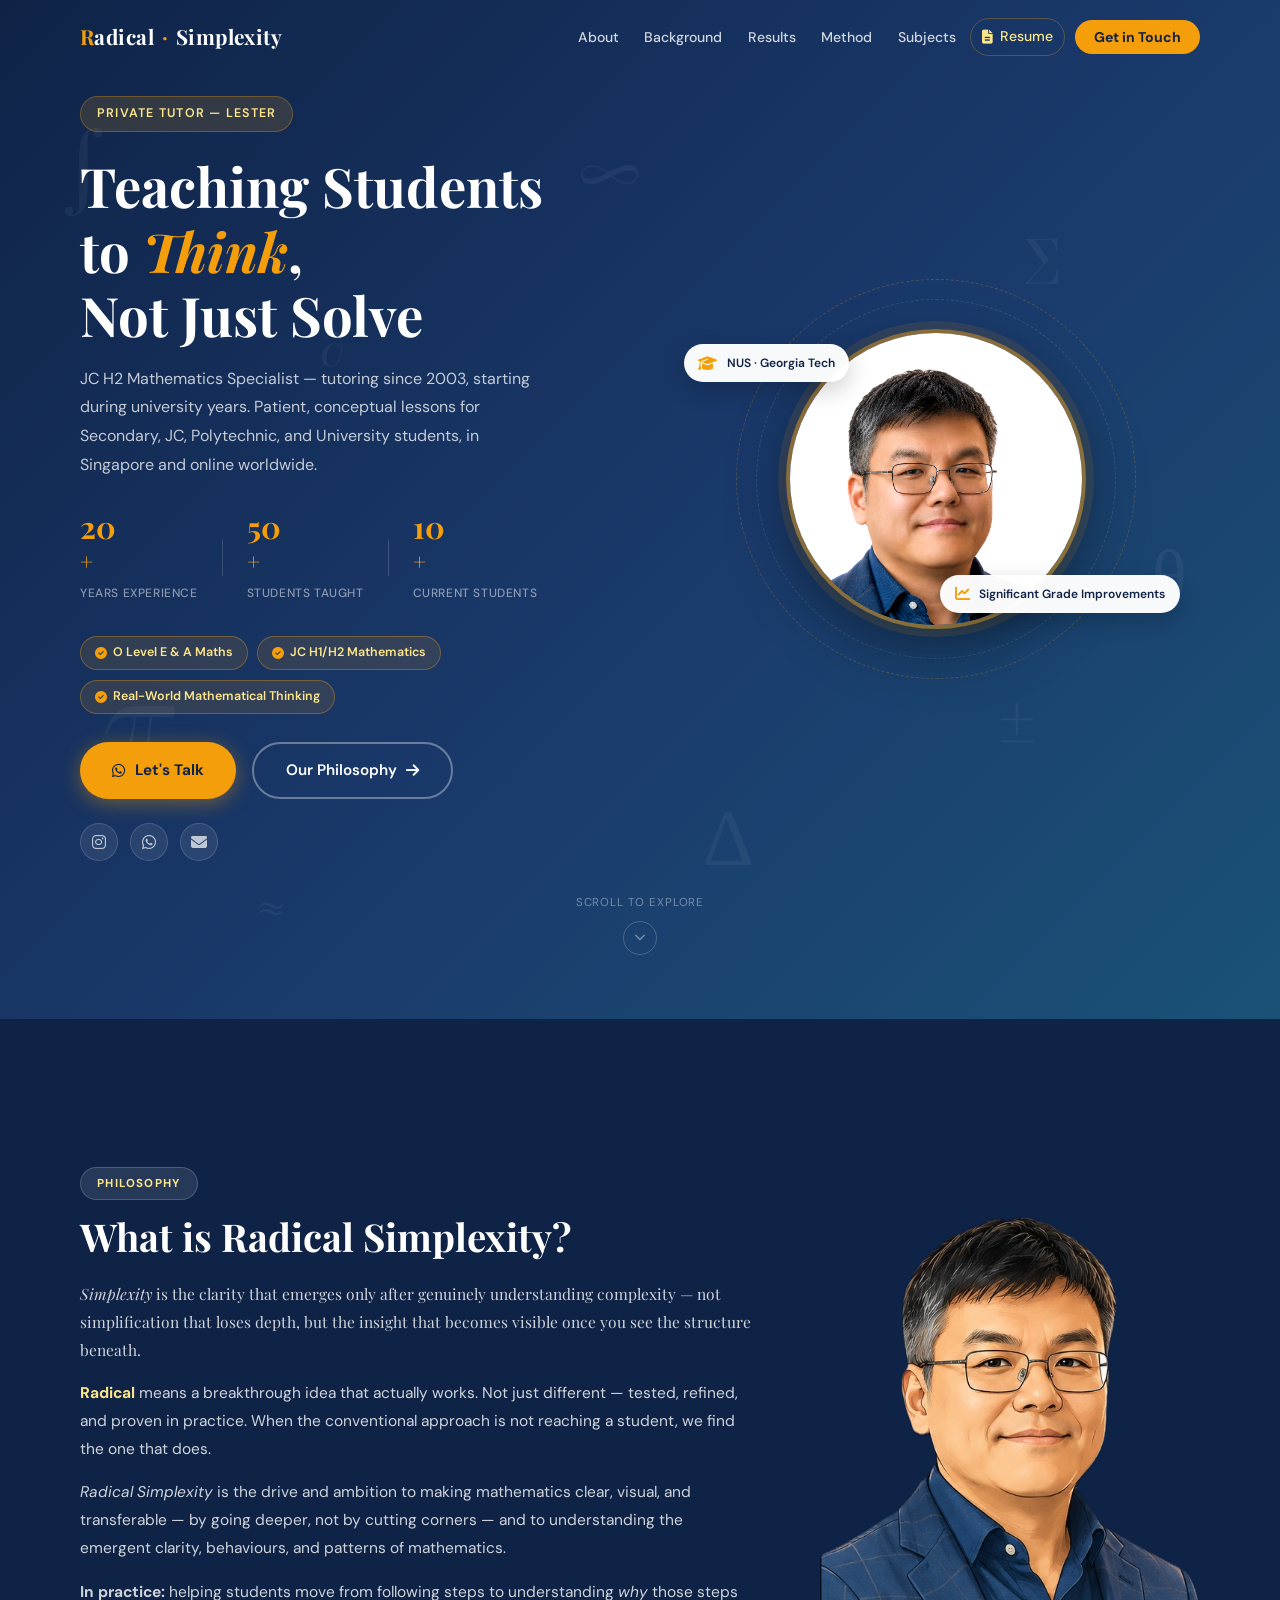
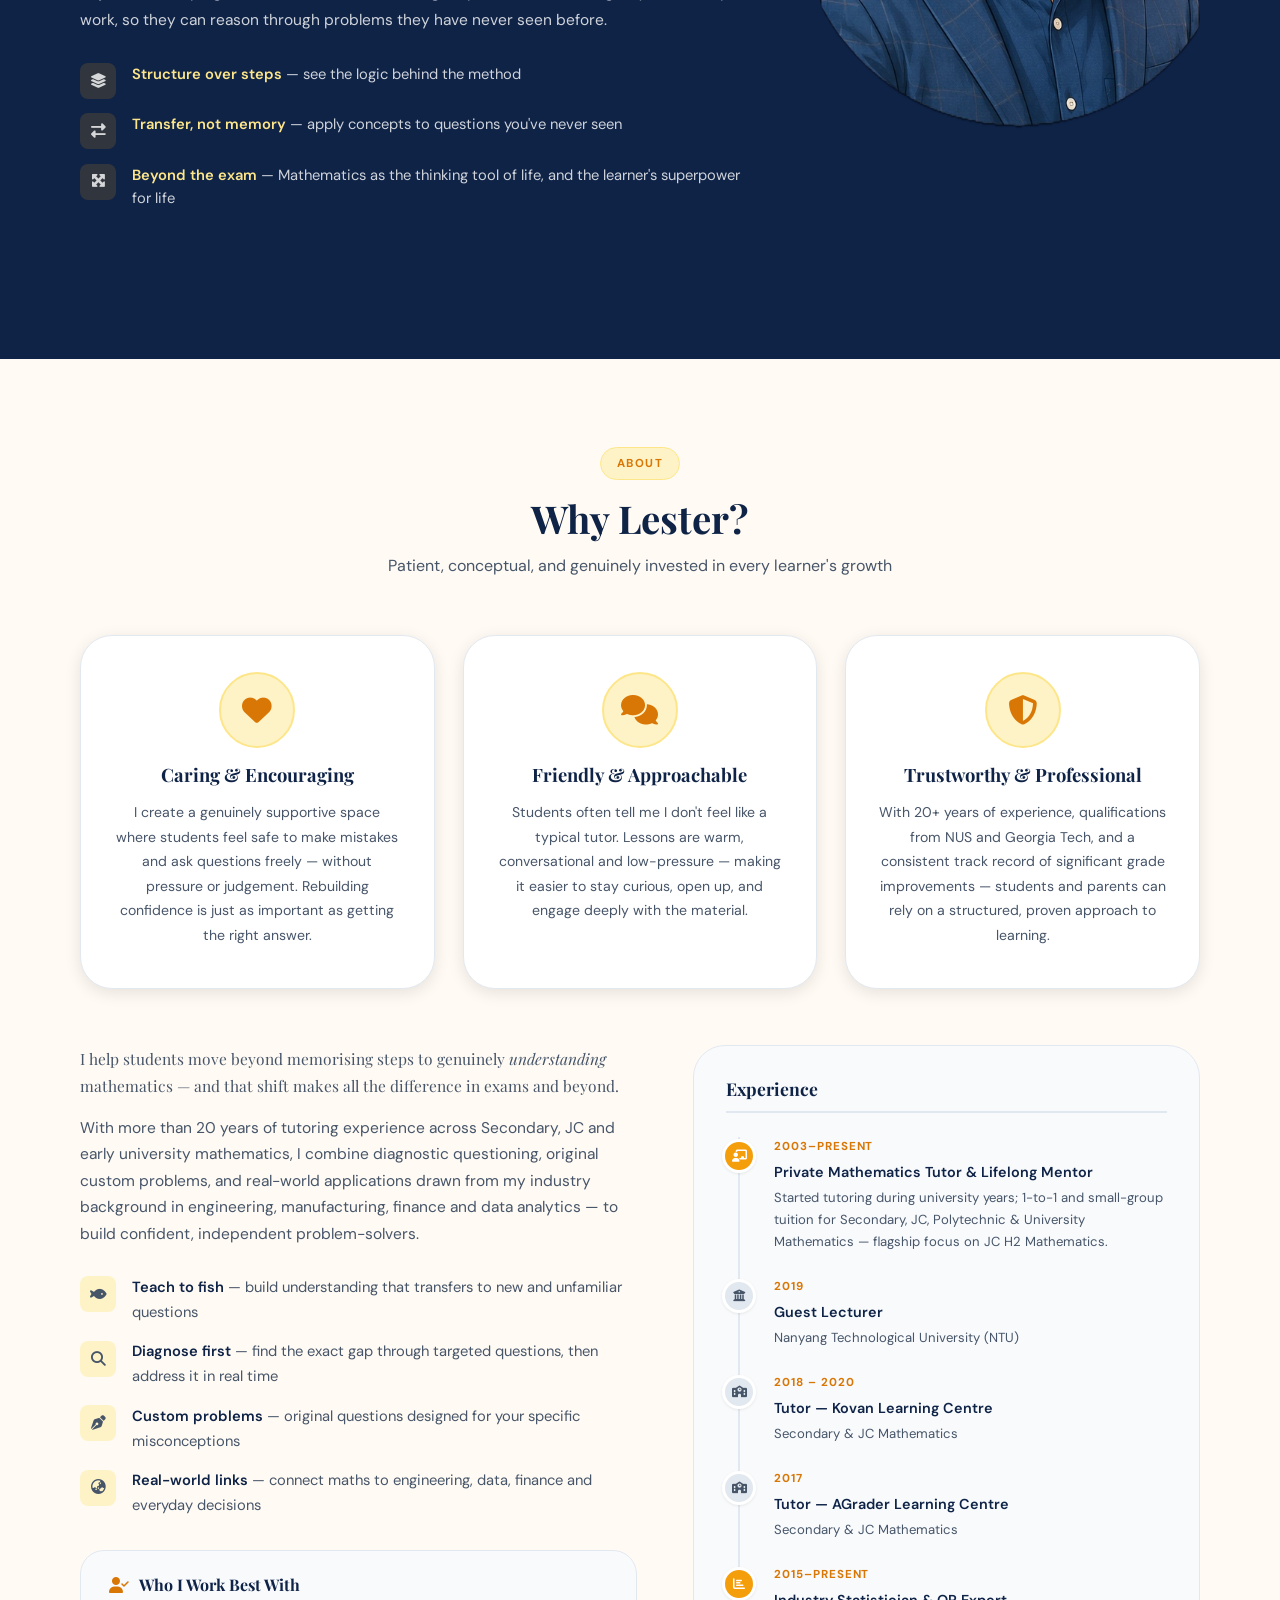
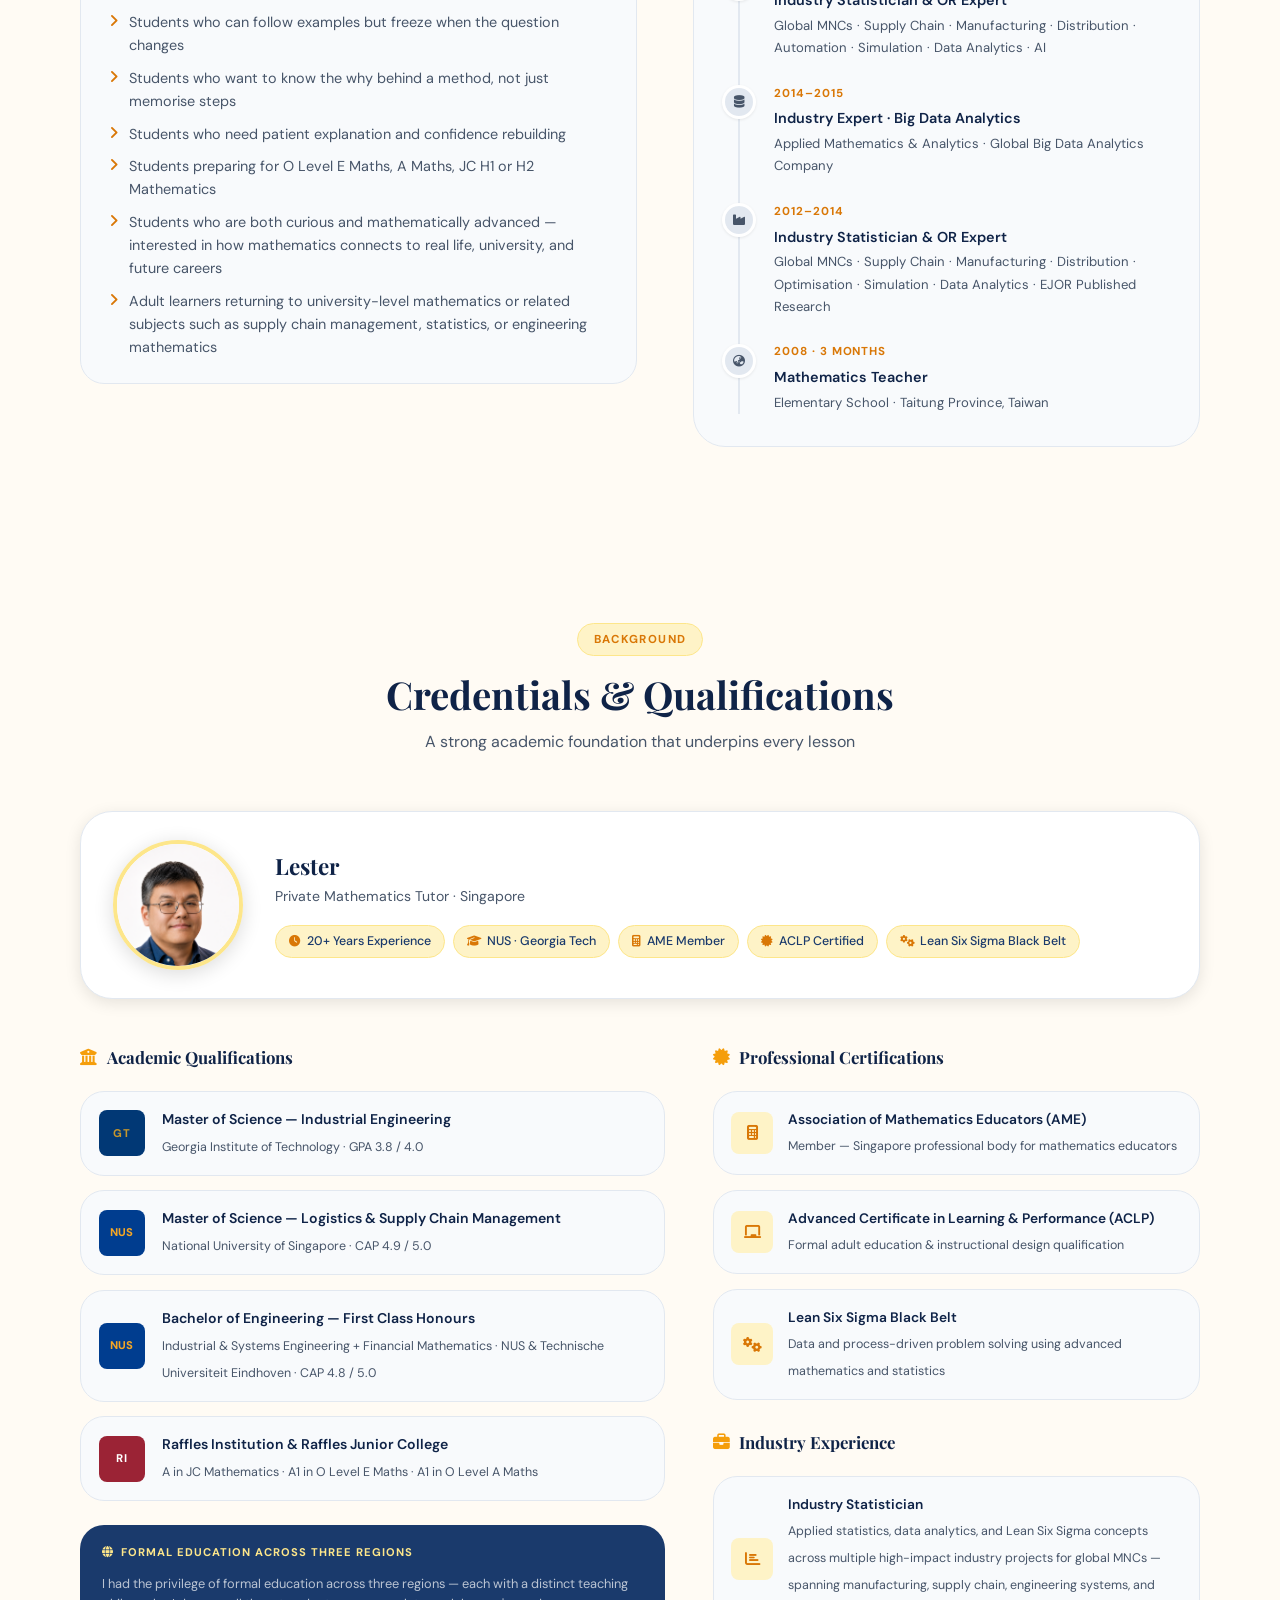
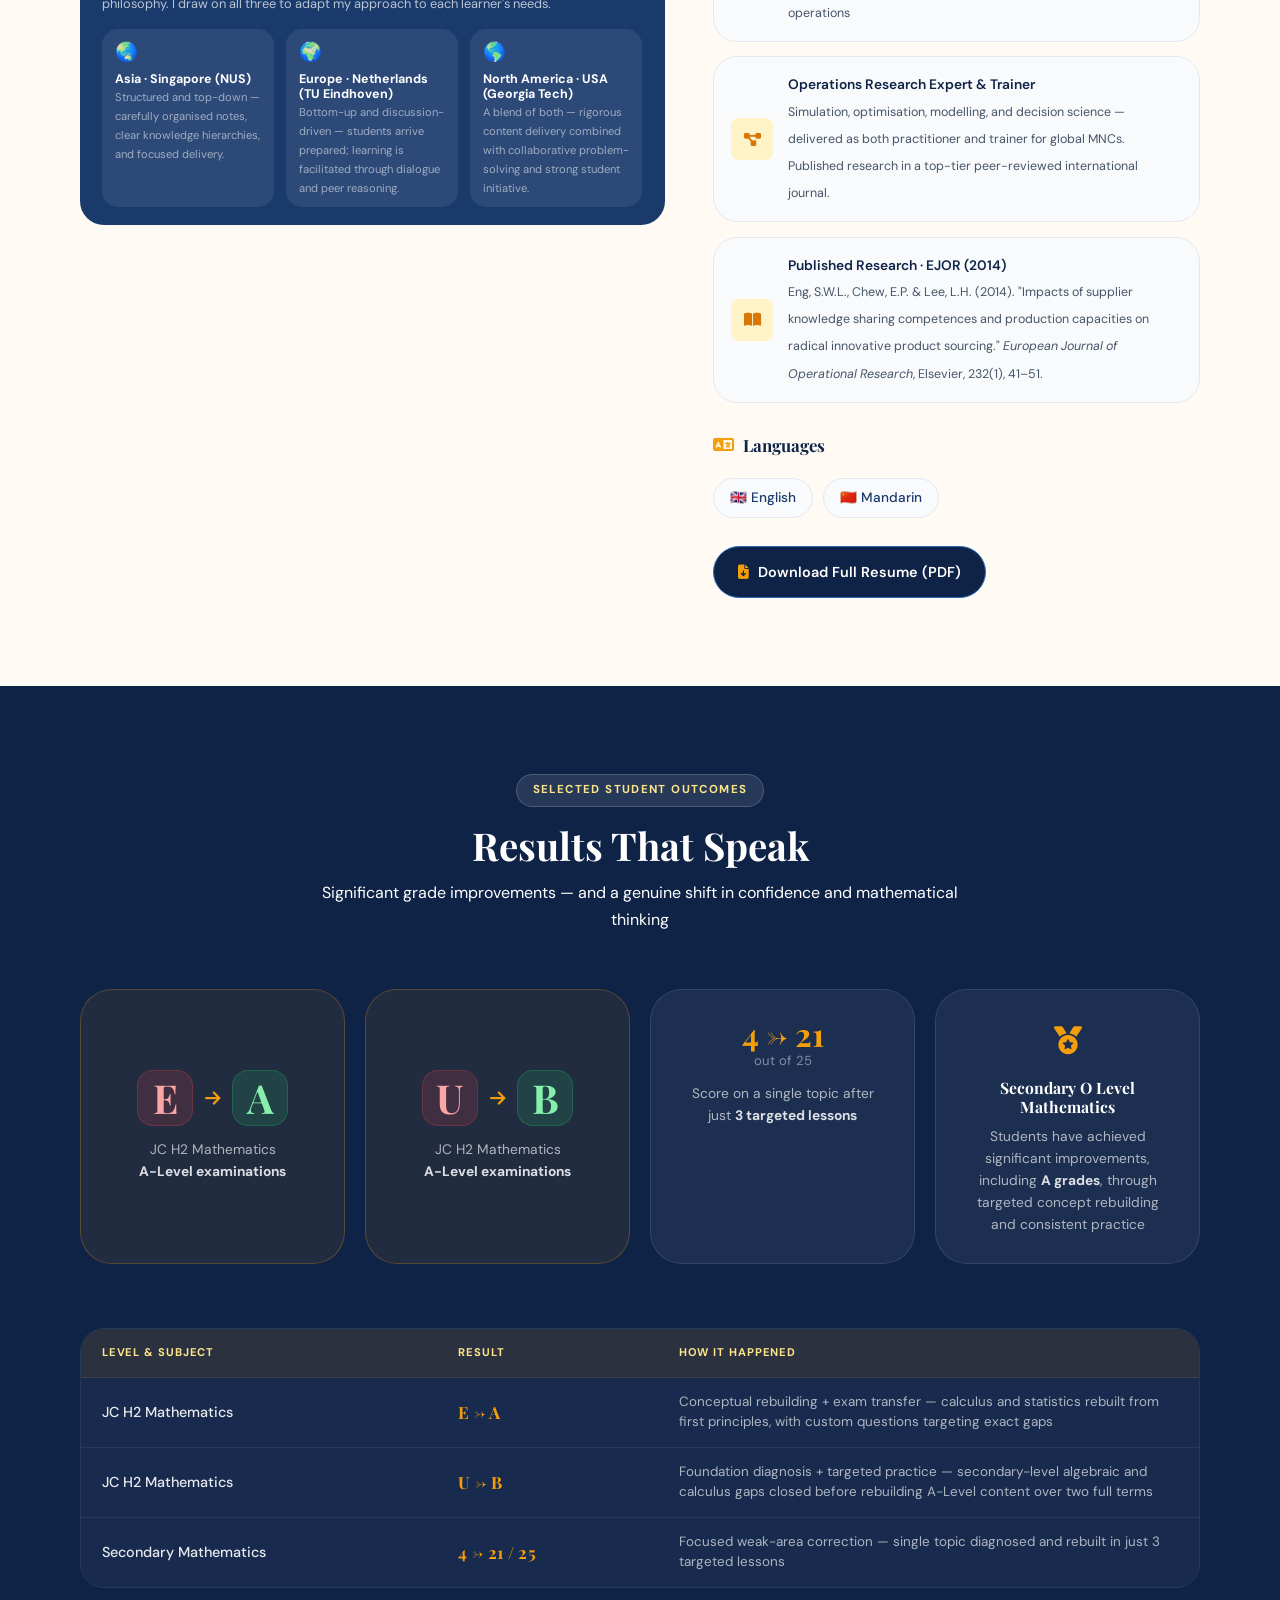
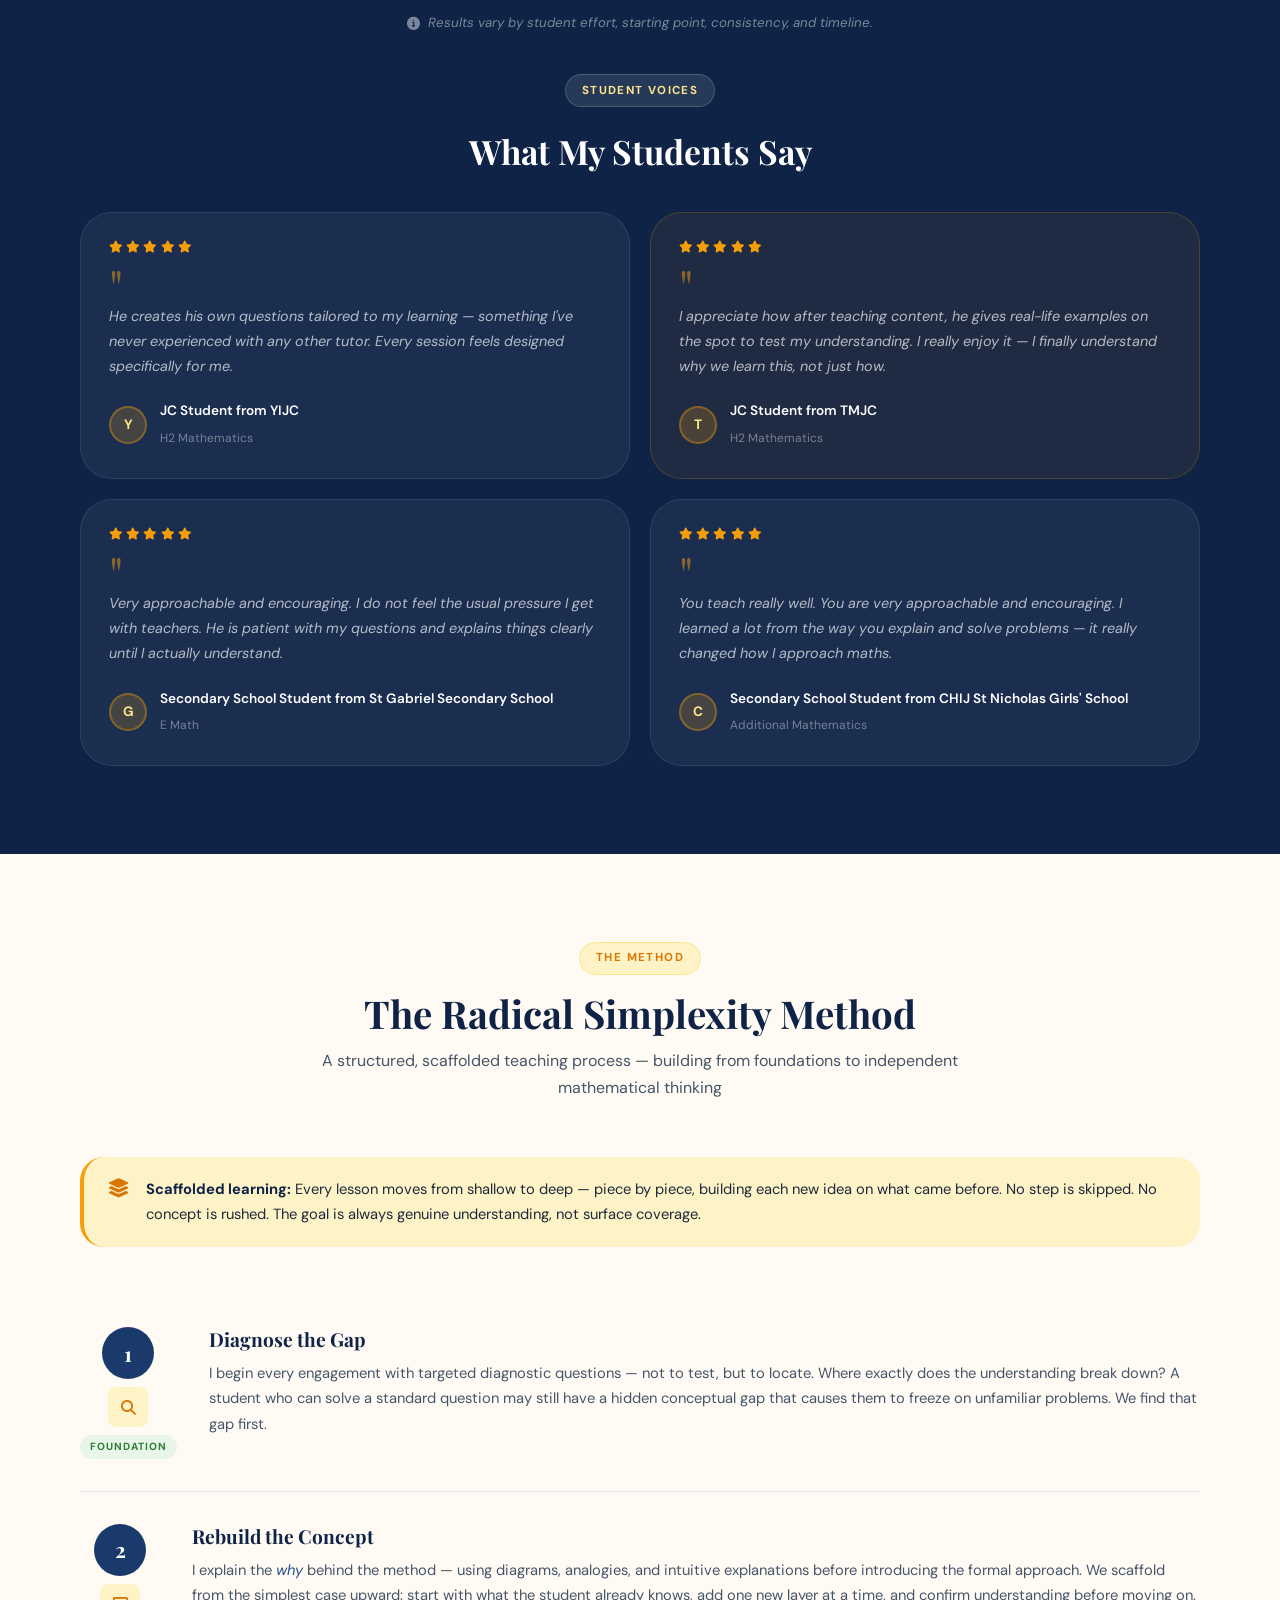
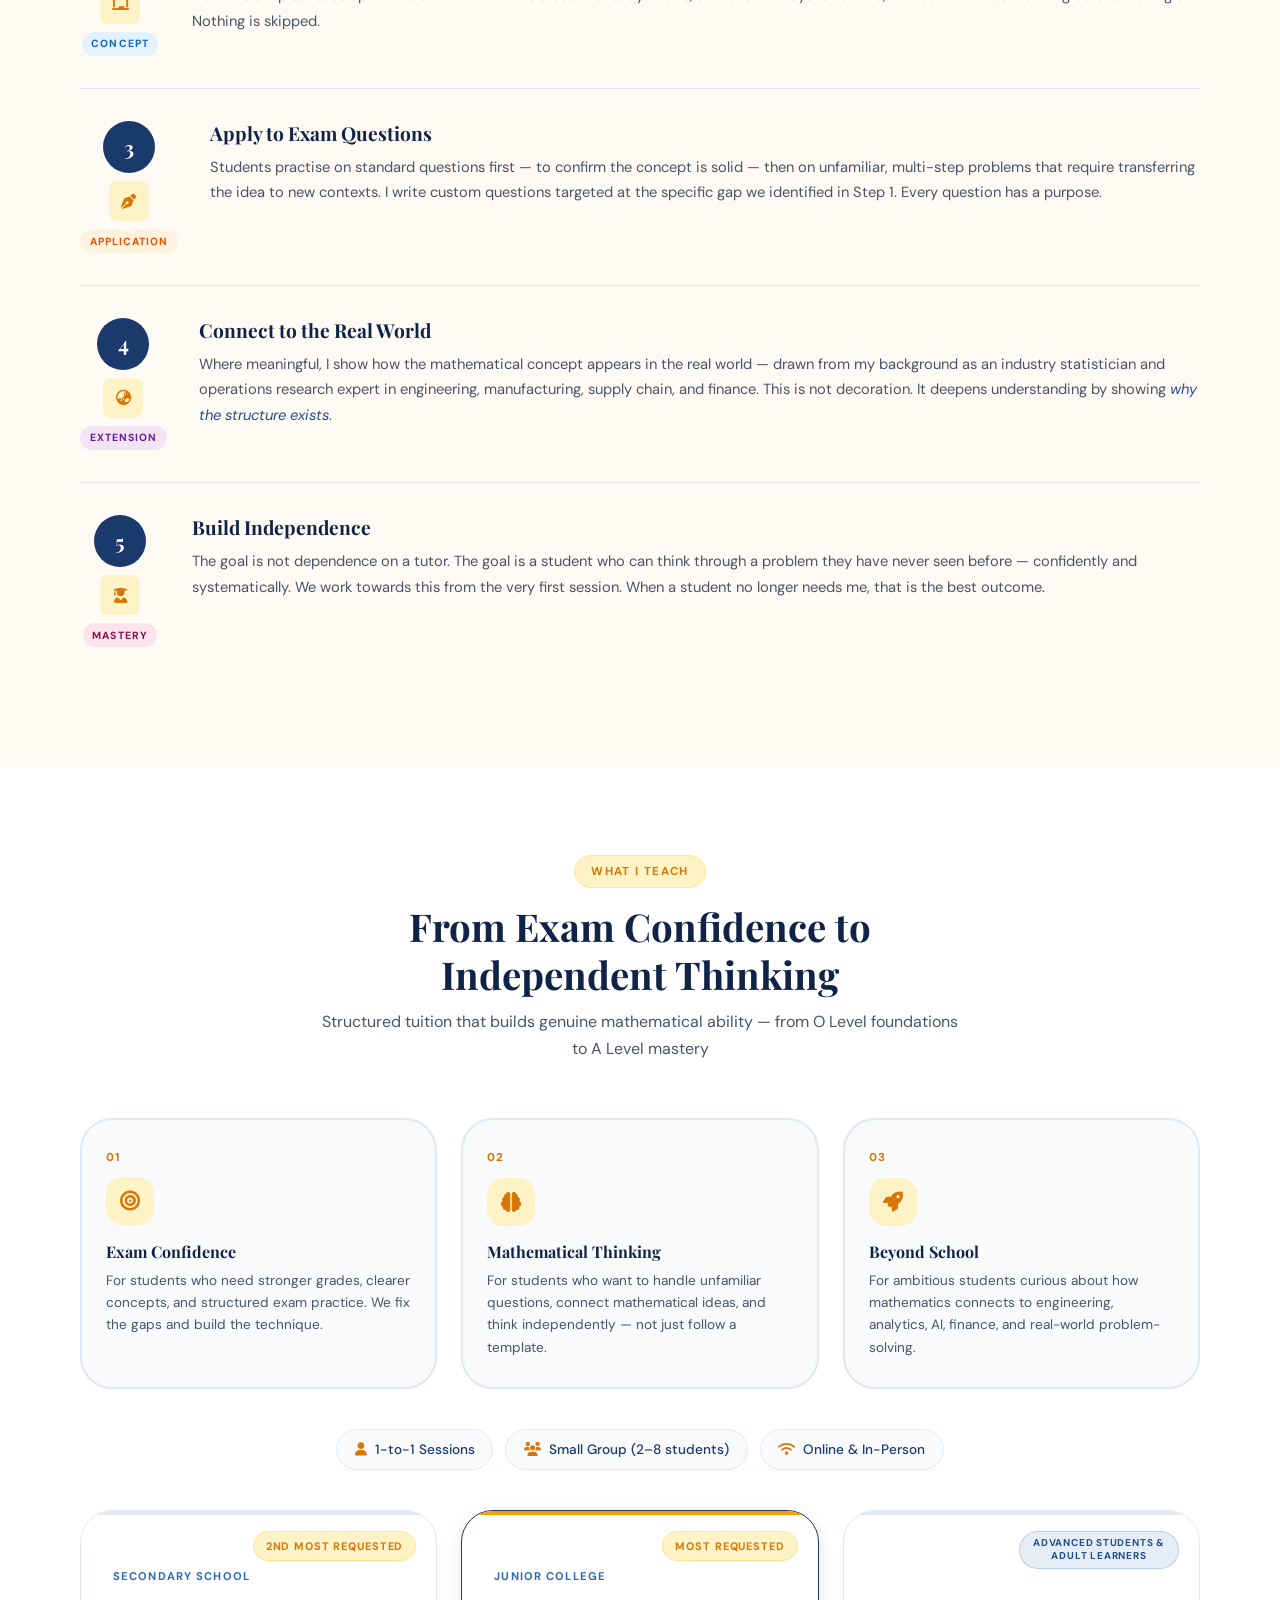
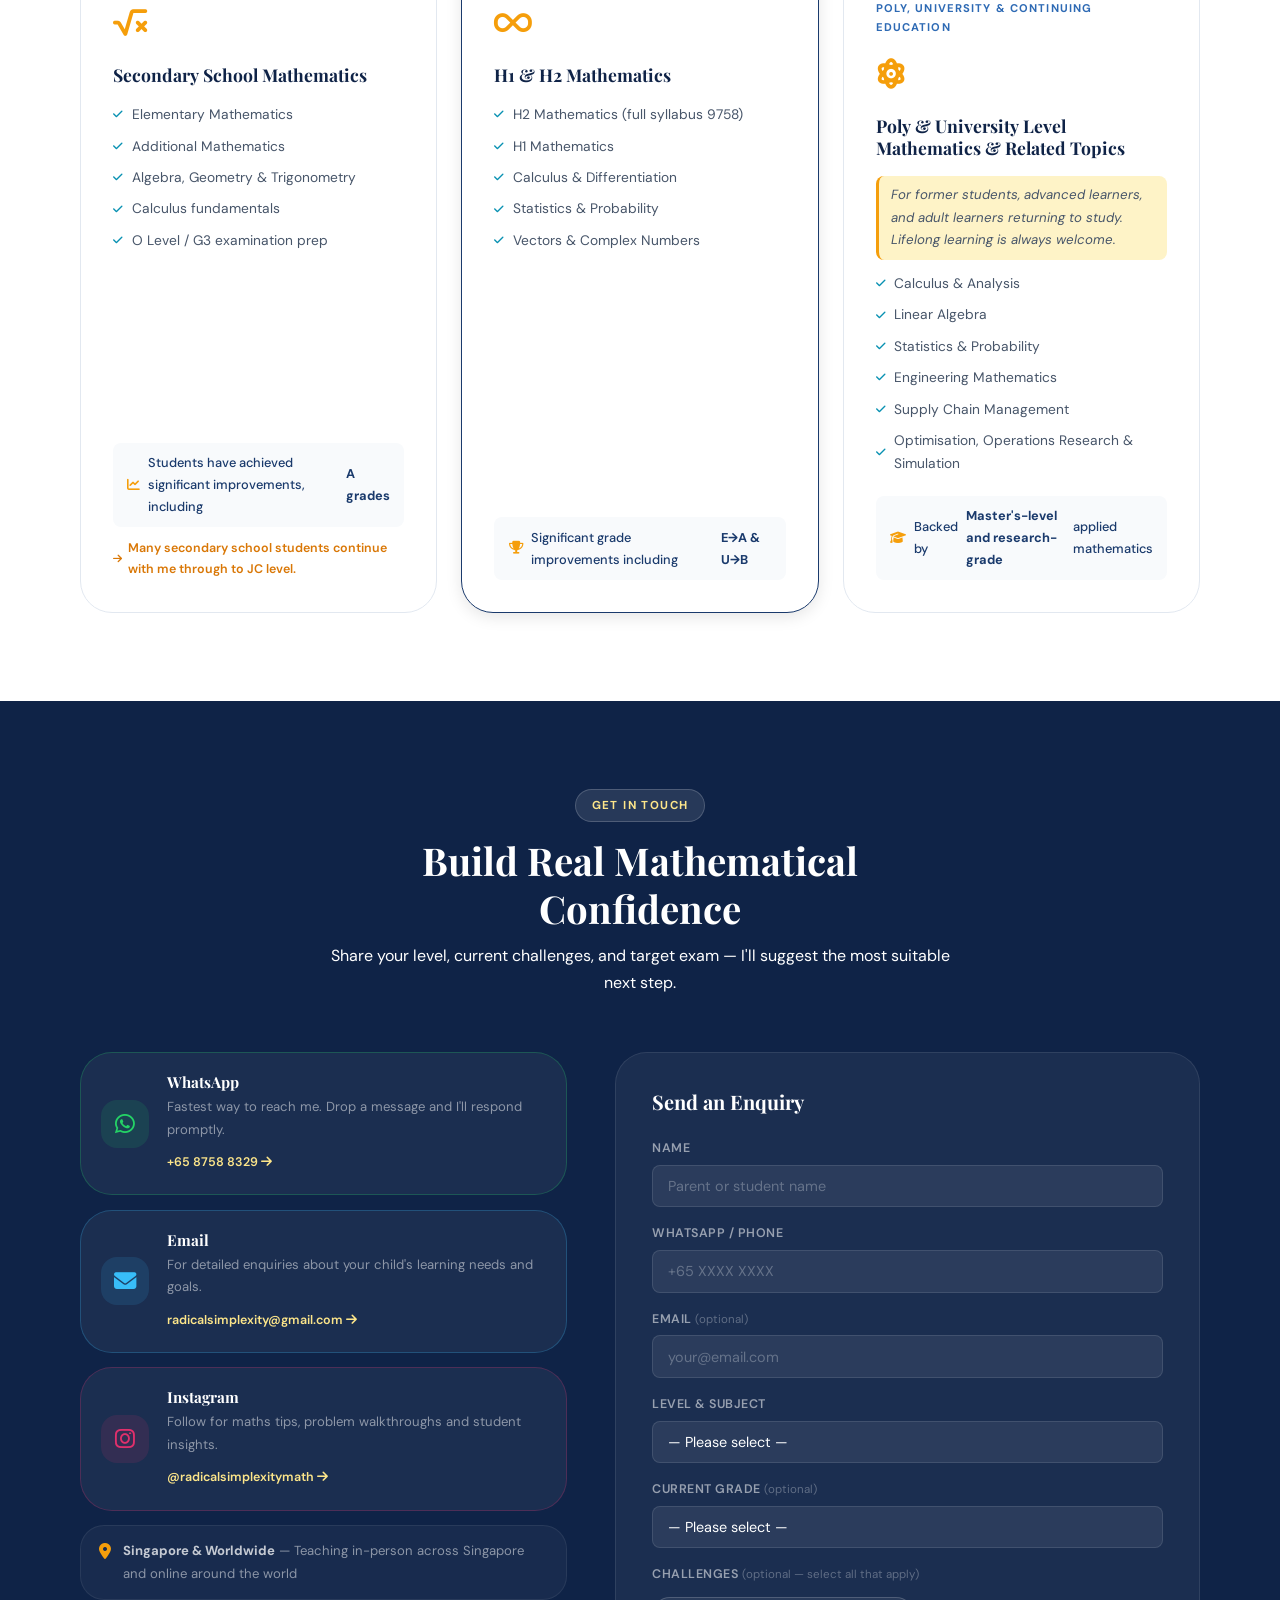
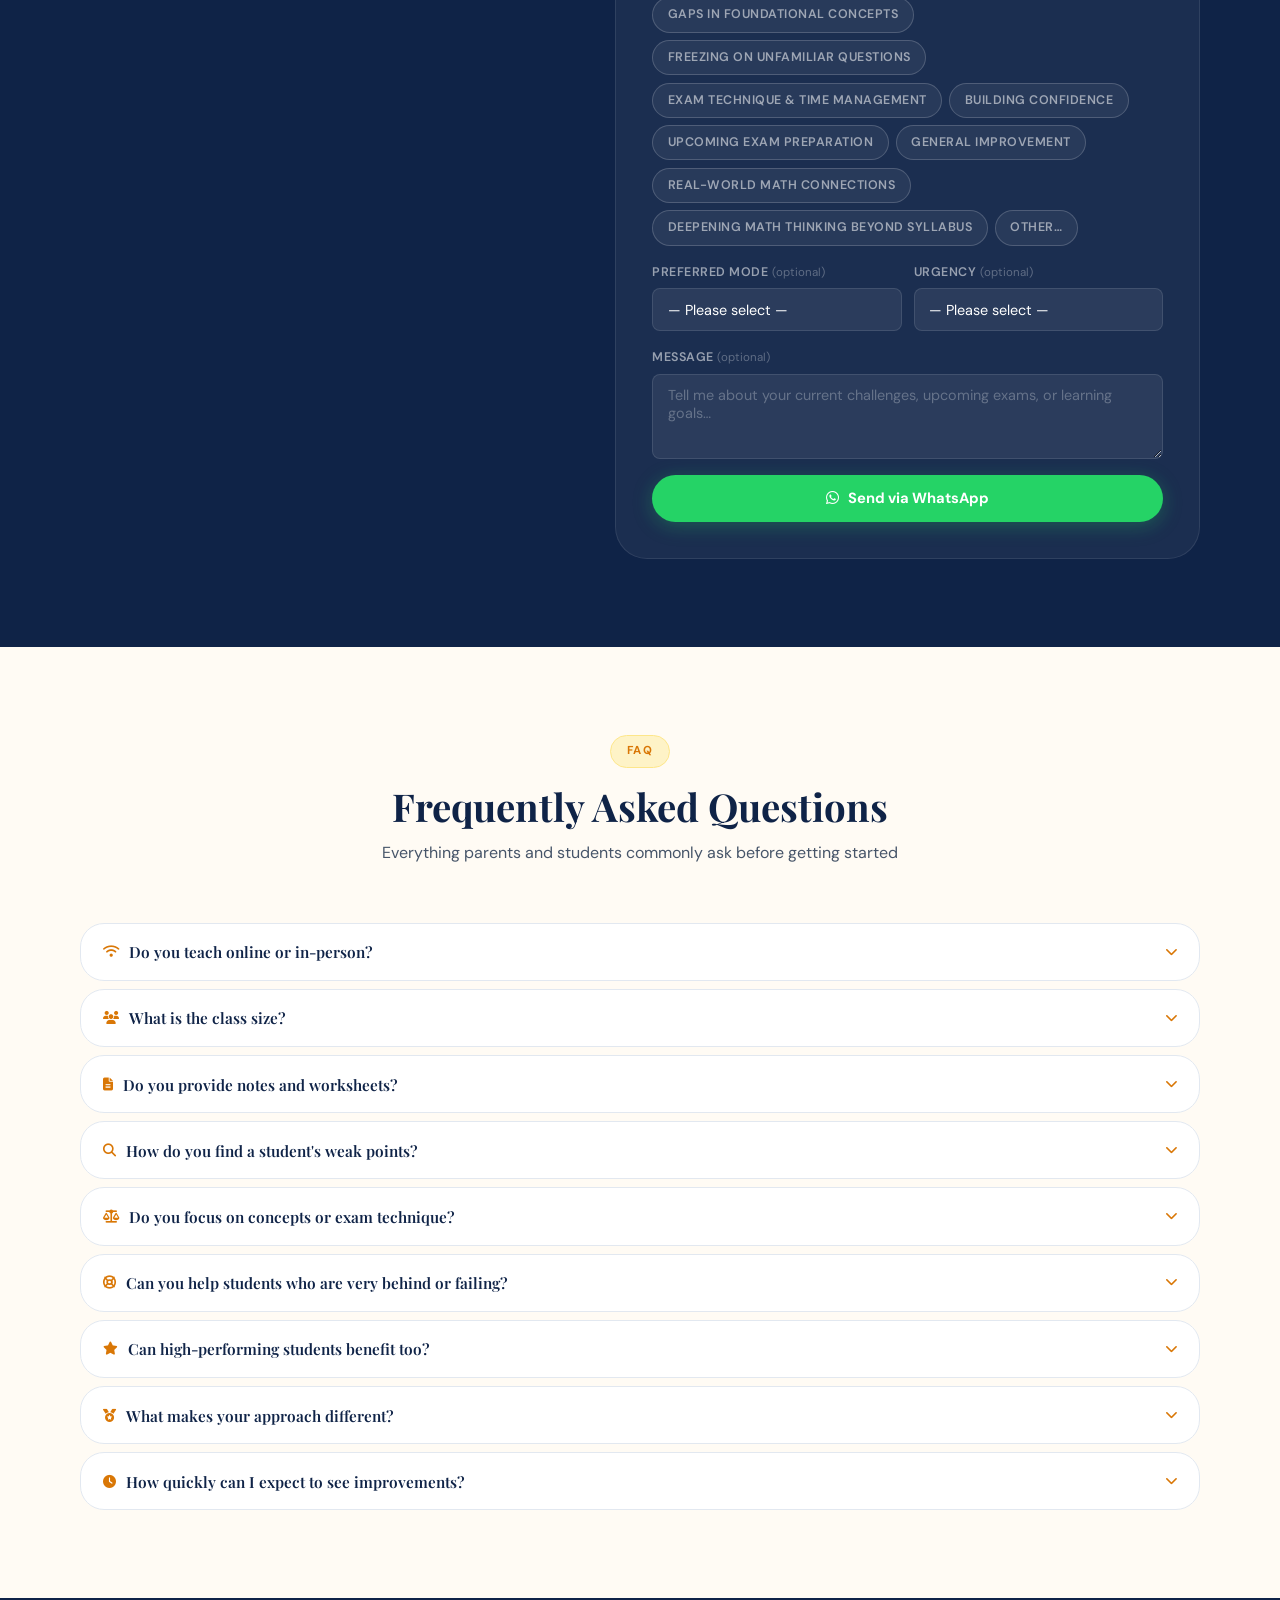
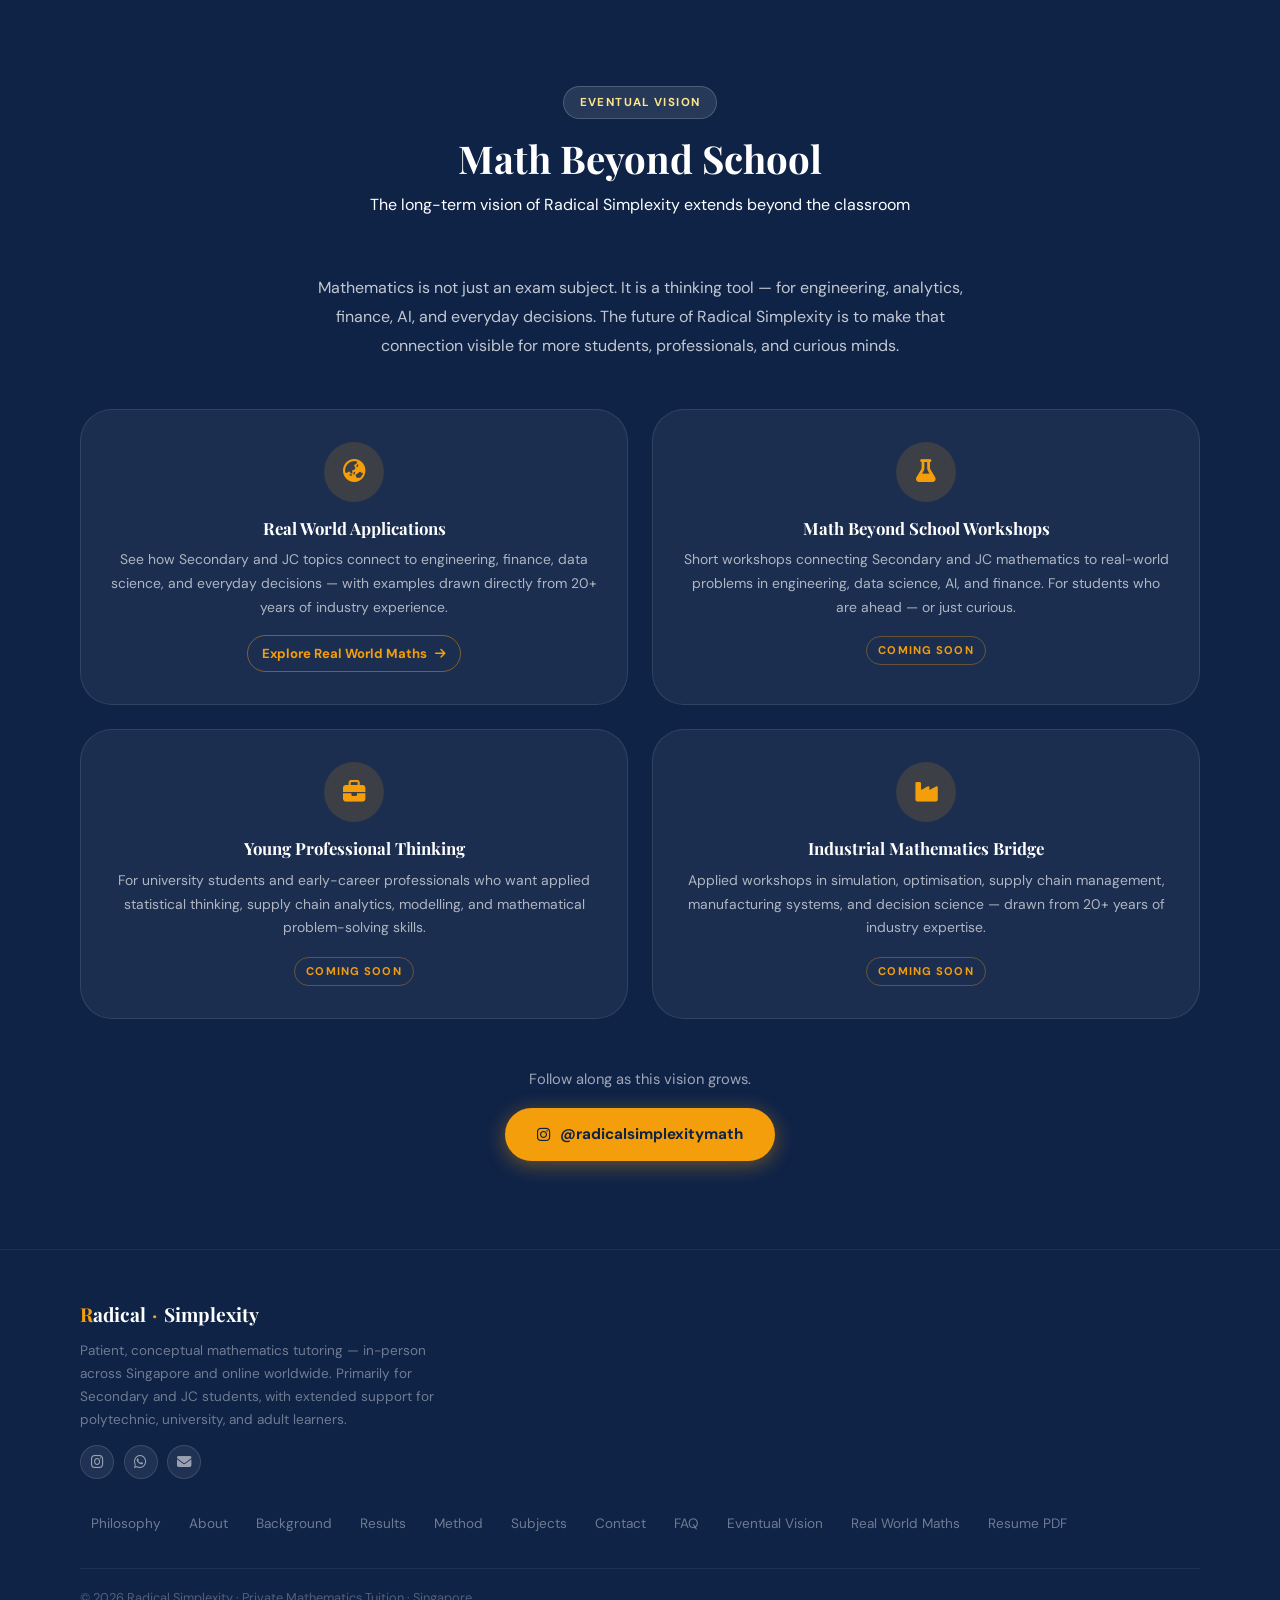
<file: index.html>
<!DOCTYPE html>
<html lang="en-SG">
<head>
  <meta charset="UTF-8" />
  <meta name="viewport" content="width=device-width, initial-scale=1.0" />

  <!-- ===== PRIMARY SEO ===== -->
  <title>Lester | Private Maths Tutor Singapore | JC H2, O Level, Secondary</title>
  <meta name="description" content="Private mathematics tutor in Singapore with 20+ years experience. Specialising in JC H1/H2 Maths, O Level E Maths & A Maths, and Secondary School Mathematics. Proven grade improvements — including E to A and U to B at A Level. Patient, conceptual, personalised lessons." />
  <meta name="keywords" content="math tutor Singapore, mathematics tutor Singapore, JC H2 math tutor Singapore, H2 mathematics tuition, secondary school math tutor, O level math tutor Singapore, A level math tutor Singapore, private maths tutor Singapore, online maths tutor Singapore, JC mathematics tutor, Additional Mathematics tutor Singapore, conceptual math tuition" />
  <meta name="author" content="Lester" />
  <meta name="robots" content="index, follow" />
  <link rel="canonical" href="https://radicalsimplexity.com/" />

  <!-- ===== GEO / LOCAL SEO ===== -->
  <meta name="geo.region" content="SG" />
  <meta name="geo.placename" content="Singapore" />
  <meta name="geo.position" content="1.3521;103.8198" />
  <meta name="ICBM" content="1.3521, 103.8198" />
  <meta name="language" content="English" />

  <!-- ===== OPEN GRAPH ===== -->
  <meta property="og:type" content="website" />
  <meta property="og:url" content="https://radicalsimplexity.com/" />
  <meta property="og:title" content="Lester | Private Maths Tutor Singapore | JC H2 & O Level" />
  <meta property="og:description" content="20+ years of patient, conceptual mathematics tutoring in Singapore. JC H1/H2, Secondary E & A Maths. Significant grade improvements — E to A, U to B at A Level." />
  <meta property="og:image" content="https://radicalsimplexity.com/Input/Professional%20Edited%20Photo.png" />
  <meta property="og:image:alt" content="Lester — Private Mathematics Tutor Singapore" />
  <meta property="og:locale" content="en_SG" />
  <meta property="og:site_name" content="Lester Maths Tutor" />

  <!-- ===== TWITTER / X CARD ===== -->
  <meta name="twitter:card" content="summary_large_image" />
  <meta name="twitter:title" content="Lester | Private Maths Tutor Singapore" />
  <meta name="twitter:description" content="20+ years experience. JC H2, O Level E & A Maths. Proven grade improvements. Patient, conceptual, personalised." />
  <meta name="twitter:image" content="https://radicalsimplexity.com/Input/Professional%20Edited%20Photo.png" />

  <!-- ===== SCHEMA.ORG STRUCTURED DATA ===== -->
  <script type="application/ld+json">
  {
    "@context": "https://schema.org",
    "@graph": [
      {
        "@type": "Person",
        "@id": "https://radicalsimplexity.com/#person",
        "name": "Lester",
        "jobTitle": "Private Mathematics Tutor",
        "description": "Private mathematics tutor in Singapore with more than 20 years of experience specialising in Secondary School Mathematics, JC H1 and H2 Mathematics, and early university mathematics. Known for patient, conceptual, and highly personalised instruction.",
        "url": "https://radicalsimplexity.com/",
        "telephone": "+6587588329",
        "email": "radicalsimplexity@gmail.com",
        "image": "https://radicalsimplexity.com/Input/Professional%20Edited%20Photo.png",
        "address": { "@type": "PostalAddress", "addressLocality": "Singapore", "addressCountry": "SG" },
        "alumniOf": [
          { "@type": "CollegeOrUniversity", "name": "Georgia Institute of Technology" },
          { "@type": "CollegeOrUniversity", "name": "National University of Singapore" }
        ],
        "knowsAbout": ["JC H2 Mathematics","JC H1 Mathematics","O Level Additional Mathematics","O Level Elementary Mathematics","Secondary School Mathematics","University Mathematics","A Level Mathematics Singapore","Calculus","Statistics","Algebra"],
        "sameAs": ["https://www.instagram.com/radicalsimplexitymath/"]
      },
      {
        "@type": "LocalBusiness",
        "@id": "https://radicalsimplexity.com/#business",
        "name": "Lester — Private Mathematics Tutor",
        "description": "Private mathematics tuition in Singapore. Specialising in JC H1/H2 Mathematics, O Level E Maths and A Maths, Secondary School Mathematics. 1-to-1 and small group lessons, in-person and online.",
        "url": "https://radicalsimplexity.com/",
        "telephone": "+6587588329",
        "email": "radicalsimplexity@gmail.com",
        "image": "https://radicalsimplexity.com/Input/Professional%20Edited%20Photo.png",
        "address": { "@type": "PostalAddress", "addressLocality": "Singapore", "addressCountry": "SG" },
        "areaServed": { "@type": "Country", "name": "Singapore" },
        "priceRange": "$$",
        "currenciesAccepted": "SGD",
        "openingHours": "Mo-Su 09:00-21:00",
        "sameAs": ["https://www.instagram.com/radicalsimplexitymath/"]
      }
    ]
  }
  </script>

  <!-- Google Fonts -->
  <link rel="preconnect" href="https://fonts.googleapis.com" />
  <link rel="preconnect" href="https://fonts.gstatic.com" crossorigin />
  <link href="https://fonts.googleapis.com/css2?family=Playfair+Display:ital,wght@0,400;0,600;0,700;1,400;1,600&family=DM+Sans:opsz,wght@9..40,300;9..40,400;9..40,500;9..40,600;9..40,700&display=swap" rel="stylesheet" />
  <link href="https://unpkg.com/aos@2.3.1/dist/aos.css" rel="stylesheet" />
  <link rel="stylesheet" href="https://cdnjs.cloudflare.com/ajax/libs/font-awesome/6.5.0/css/all.min.css" />
  <link rel="stylesheet" href="css/styles.css" />
</head>
<body>

  <!-- ===== NAVBAR ===== -->
  <nav class="navbar" id="navbar">
    <div class="nav-container">
      <a href="#home" class="nav-logo">
        <span class="logo-accent">R</span>adical <span class="logo-dot">·</span> Simplexity
      </a>
      <ul class="nav-links" id="navLinks">
        <li><a href="#about">About</a></li>
        <li><a href="#qualifications">Background</a></li>
        <li><a href="#results">Results</a></li>
        <li><a href="#method">Method</a></li>
        <li><a href="#subjects">Subjects</a></li>
        <li>
          <a href="Input/Lester_Eng_H2_Math_Resume_Final_APlus_2Page.pdf" target="_blank" class="nav-resume">
            <i class="fas fa-file-alt"></i> Resume
          </a>
        </li>
        <li><a href="#contact" class="nav-cta">Get in Touch</a></li>
      </ul>
      <button class="hamburger" id="hamburger" aria-label="Toggle menu">
        <span></span><span></span><span></span>
      </button>
    </div>
  </nav>

  <!-- Mobile Menu -->
  <div class="mobile-overlay" id="mobileOverlay"></div>
  <div class="mobile-menu" id="mobileMenu">
    <button class="mobile-close" id="mobileClose"><i class="fas fa-times"></i></button>
    <ul>
      <li><a href="#about">About</a></li>
      <li><a href="#qualifications">Background</a></li>
      <li><a href="#results">Results</a></li>
      <li><a href="#method">Method</a></li>
      <li><a href="#subjects">Subjects</a></li>
      <li><a href="Input/Lester_Eng_H2_Math_Resume_Final_APlus_2Page.pdf" target="_blank"><i class="fas fa-file-alt"></i> Resume PDF</a></li>
      <li><a href="#contact" class="mobile-cta">Get in Touch</a></li>
    </ul>
  </div>

  <!-- ===== HERO ===== -->
  <section class="hero" id="home">
    <div class="math-bg" aria-hidden="true">
      <span class="ms ms-1">∫</span><span class="ms ms-2">∑</span><span class="ms ms-3">π</span>
      <span class="ms ms-4">√</span><span class="ms ms-5">∆</span><span class="ms ms-6">∞</span>
      <span class="ms ms-7">≈</span><span class="ms ms-8">θ</span><span class="ms ms-9">∂</span><span class="ms ms-10">±</span>
    </div>

    <div class="hero-container">
      <div class="hero-text">
        <div class="hero-badge">
          Private Tutor — Lester
        </div>
        <h1 class="hero-title">
          Teaching Students<br />to <em>Think</em>,<br />Not Just Solve
        </h1>
        <p class="hero-sub">
          JC H2 Mathematics Specialist — tutoring since 2003, starting during university years. Patient, conceptual lessons for Secondary, JC, Polytechnic, and University students, in Singapore and online worldwide.
        </p>

        <div class="hero-stats-row">
          <div class="hs-item">
            <span class="hs-num">20</span><span class="hs-plus">+</span>
            <span class="hs-label">Years Experience</span>
          </div>
          <div class="hs-sep"></div>
          <div class="hs-item">
            <span class="hs-num">50</span><span class="hs-plus">+</span>
            <span class="hs-label">Students Taught</span>
          </div>
          <div class="hs-sep"></div>
          <div class="hs-item">
            <span class="hs-num">10</span><span class="hs-plus">+</span>
            <span class="hs-label">Current Students</span>
          </div>
        </div>

        <div class="hero-subjects">
          <span class="hsub-badge"><i class="fas fa-check-circle"></i> O Level E &amp; A Maths</span>
          <span class="hsub-badge"><i class="fas fa-check-circle"></i> JC H1/H2 Mathematics</span>
          <span class="hsub-badge"><i class="fas fa-check-circle"></i> Real-World Mathematical Thinking</span>
        </div>

        <div class="hero-btns">
          <a href="https://wa.me/6587588329" class="btn-primary" target="_blank" rel="noopener">
            <i class="fab fa-whatsapp"></i> Let's Talk
          </a>
          <a href="#philosophy" class="btn-ghost">
            Our Philosophy <i class="fas fa-arrow-right"></i>
          </a>
        </div>

        <div class="hero-social">
          <a href="https://www.instagram.com/radicalsimplexitymath/" target="_blank" rel="noopener" aria-label="Instagram"><i class="fab fa-instagram"></i></a>
          <a href="https://wa.me/6587588329" target="_blank" rel="noopener" aria-label="WhatsApp"><i class="fab fa-whatsapp"></i></a>
          <a href="mailto:radicalsimplexity@gmail.com" aria-label="Email"><i class="fas fa-envelope"></i></a>
        </div>
      </div>

      <div class="hero-photo-wrap">
        <div class="photo-stage">
          <div class="photo-ring ring-outer"></div>
          <div class="photo-ring ring-inner"></div>
          <div class="photo-glow"></div>
          <div class="photo-circle">
            <img src="Input/Professional Edited Photo.png" alt="Lester — Private Mathematics Tutor" />
          </div>
          <div class="info-badge badge-tl">
            <i class="fas fa-graduation-cap"></i>
            <span>NUS · Georgia Tech</span>
          </div>
          <div class="info-badge badge-br">
            <i class="fas fa-chart-line"></i>
            <span>Significant Grade Improvements</span>
          </div>
        </div>
      </div>
    </div>

    <a href="#philosophy" class="scroll-hint" aria-label="Scroll down">
      <span class="scroll-hint-text">Scroll to explore</span>
      <div class="scroll-arrow"><i class="fas fa-chevron-down"></i></div>
    </a>
  </section>

  <!-- ===== MANIFESTO — What is Radical Simplexity? ===== -->
  <section class="manifesto section-dark" id="philosophy">
    <div class="container">
      <div class="manifesto-grid">
        <div class="manifesto-text" data-aos="fade-right">
          <span class="section-tag light">Philosophy</span>
          <h2>What is Radical Simplexity?</h2>
          <p class="manifesto-lead">
            <em>Simplexity</em> is the clarity that emerges only after genuinely understanding complexity — not simplification that loses depth, but the insight that becomes visible once you see the structure beneath.
          </p>
          <p>
            <strong class="manifesto-keyword">Radical</strong> means a breakthrough idea that actually works. Not just different — tested, refined, and proven in practice. When the conventional approach is not reaching a student, we find the one that does.
          </p>
          <p>
            <em>Radical Simplexity</em> is the drive and ambition to making mathematics clear, visual, and transferable — by going deeper, not by cutting corners — and to understanding the emergent clarity, behaviours, and patterns of mathematics.
          </p>
          <p>
            <strong>In practice:</strong> helping students move from following steps to understanding <em>why</em> those steps work, so they can reason through problems they have never seen before.
          </p>
          <div class="manifesto-pillars">
            <div class="mp-item">
              <div class="mp-icon"><i class="fas fa-layer-group"></i></div>
              <div><strong>Structure over steps</strong> — see the logic behind the method</div>
            </div>
            <div class="mp-item">
              <div class="mp-icon"><i class="fas fa-exchange-alt"></i></div>
              <div><strong>Transfer, not memory</strong> — apply concepts to questions you've never seen</div>
            </div>
            <div class="mp-item">
              <div class="mp-icon"><i class="fas fa-expand-arrows-alt"></i></div>
              <div><strong>Beyond the exam</strong> — Mathematics as the thinking tool of life, and the learner's superpower for life</div>
            </div>
          </div>
        </div>
        <div class="manifesto-img" data-aos="fade-left" data-aos-delay="150">
          <img src="Input/Final Cartoon Photo.png" alt="Lester — Radical Simplexity" />
        </div>
      </div>
    </div>
  </section>

  <!-- ===== WHY LESTER ===== -->
  <section class="why-lester section-light" id="about">
    <div class="container">
      <div class="section-header" data-aos="fade-up">
        <span class="section-tag">About</span>
        <h2>Why Lester?</h2>
        <p>Patient, conceptual, and genuinely invested in every learner's growth</p>
      </div>

      <div class="persona-row">
        <div class="persona-card" data-aos="fade-up" data-aos-delay="100">
          <div class="persona-icon-wrap"><i class="fas fa-heart"></i></div>
          <h3>Caring &amp; Encouraging</h3>
          <p>I create a genuinely supportive space where students feel safe to make mistakes and ask questions freely — without pressure or judgement. Rebuilding confidence is just as important as getting the right answer.</p>
        </div>
        <div class="persona-card" data-aos="fade-up" data-aos-delay="200">
          <div class="persona-icon-wrap"><i class="fas fa-comments"></i></div>
          <h3>Friendly &amp; Approachable</h3>
          <p>Students often tell me I don't feel like a typical tutor. Lessons are warm, conversational and low-pressure — making it easier to stay curious, open up, and engage deeply with the material.</p>
        </div>
        <div class="persona-card" data-aos="fade-up" data-aos-delay="300">
          <div class="persona-icon-wrap"><i class="fas fa-shield-alt"></i></div>
          <h3>Trustworthy &amp; Professional</h3>
          <p>With 20+ years of experience, qualifications from NUS and Georgia Tech, and a consistent track record of significant grade improvements — students and parents can rely on a structured, proven approach to learning.</p>
        </div>
      </div>

      <!-- Bio + approach list + experience timeline -->
      <div class="why-bottom">
        <div class="why-bio" data-aos="fade-right" data-aos-delay="100">
          <p class="lead-text">
            I help students move beyond memorising steps to genuinely
            <em>understanding</em> mathematics — and that shift makes all the
            difference in exams and beyond.
          </p>
          <p>
            With more than 20 years of tutoring experience across Secondary, JC and early university mathematics, I combine diagnostic questioning, original custom problems, and real-world applications drawn from my industry background in engineering, manufacturing, finance and data analytics — to build confident, independent problem-solvers.
          </p>

          <ul class="approach-list">
            <li>
              <div class="al-icon"><i class="fas fa-fish"></i></div>
              <div><strong>Teach to fish</strong> — build understanding that transfers to new and unfamiliar questions</div>
            </li>
            <li>
              <div class="al-icon"><i class="fas fa-search"></i></div>
              <div><strong>Diagnose first</strong> — find the exact gap through targeted questions, then address it in real time</div>
            </li>
            <li>
              <div class="al-icon"><i class="fas fa-pen-nib"></i></div>
              <div><strong>Custom problems</strong> — original questions designed for your specific misconceptions</div>
            </li>
            <li>
              <div class="al-icon"><i class="fas fa-globe-asia"></i></div>
              <div><strong>Real-world links</strong> — connect maths to engineering, data, finance and everyday decisions</div>
            </li>
          </ul>

          <!-- Who I Work Best With -->
          <div class="who-for-block" data-aos="fade-up">
            <h3 class="who-for-title"><i class="fas fa-user-check"></i> Who I Work Best With</h3>
            <ul class="who-for-list">
              <li><i class="fas fa-angle-right"></i> Students who can follow examples but freeze when the question changes</li>
              <li><i class="fas fa-angle-right"></i> Students who want to know the why behind a method, not just memorise steps</li>
              <li><i class="fas fa-angle-right"></i> Students who need patient explanation and confidence rebuilding</li>
              <li><i class="fas fa-angle-right"></i> Students preparing for O Level E Maths, A Maths, JC H1 or H2 Mathematics</li>
              <li><i class="fas fa-angle-right"></i> Students who are both curious and mathematically advanced — interested in how mathematics connects to real life, university, and future careers</li>
              <li><i class="fas fa-angle-right"></i> Adult learners returning to university-level mathematics or related subjects such as supply chain management, statistics, or engineering mathematics</li>
            </ul>
          </div>
        </div>

        <div class="why-timeline" data-aos="fade-left" data-aos-delay="100">
          <h3 class="tl-heading">Experience</h3>
          <div class="timeline">
            <div class="tl-item tl-current">
              <div class="tl-dot"><i class="fas fa-chalkboard-teacher"></i></div>
              <div class="tl-body">
                <span class="tl-period">2003–Present</span>
                <strong>Private Mathematics Tutor &amp; Lifelong Mentor</strong>
                <p>Started tutoring during university years; 1-to-1 and small-group tuition for Secondary, JC, Polytechnic &amp; University Mathematics — flagship focus on JC H2 Mathematics.</p>
              </div>
            </div>
            <div class="tl-item">
              <div class="tl-dot"><i class="fas fa-university"></i></div>
              <div class="tl-body">
                <span class="tl-period">2019</span>
                <strong>Guest Lecturer</strong>
                <p>Nanyang Technological University (NTU)</p>
              </div>
            </div>
            <div class="tl-item">
              <div class="tl-dot"><i class="fas fa-school"></i></div>
              <div class="tl-body">
                <span class="tl-period">2018 – 2020</span>
                <strong>Tutor — Kovan Learning Centre</strong>
                <p>Secondary &amp; JC Mathematics</p>
              </div>
            </div>
            <div class="tl-item">
              <div class="tl-dot"><i class="fas fa-school"></i></div>
              <div class="tl-body">
                <span class="tl-period">2017</span>
                <strong>Tutor — AGrader Learning Centre</strong>
                <p>Secondary &amp; JC Mathematics</p>
              </div>
            </div>
            <div class="tl-item tl-current">
              <div class="tl-dot"><i class="fas fa-chart-bar"></i></div>
              <div class="tl-body">
                <span class="tl-period">2015–Present</span>
                <strong>Industry Statistician &amp; OR Expert</strong>
                <p>Global MNCs · Supply Chain · Manufacturing · Distribution · Automation · Simulation · Data Analytics · AI</p>
              </div>
            </div>
            <div class="tl-item">
              <div class="tl-dot"><i class="fas fa-database"></i></div>
              <div class="tl-body">
                <span class="tl-period">2014–2015</span>
                <strong>Industry Expert · Big Data Analytics</strong>
                <p>Applied Mathematics &amp; Analytics · Global Big Data Analytics Company</p>
              </div>
            </div>
            <div class="tl-item">
              <div class="tl-dot"><i class="fas fa-industry"></i></div>
              <div class="tl-body">
                <span class="tl-period">2012–2014</span>
                <strong>Industry Statistician &amp; OR Expert</strong>
                <p>Global MNCs · Supply Chain · Manufacturing · Distribution · Optimisation · Simulation · Data Analytics · EJOR Published Research</p>
              </div>
            </div>
            <div class="tl-item">
              <div class="tl-dot"><i class="fas fa-globe-asia"></i></div>
              <div class="tl-body">
                <span class="tl-period">2008 · 3 months</span>
                <strong>Mathematics Teacher</strong>
                <p>Elementary School · Taitung Province, Taiwan</p>
              </div>
            </div>
          </div>
        </div>
      </div>
    </div>
  </section>

  <!-- ===== BACKGROUND ===== -->
  <section class="qualifications section-light" id="qualifications">
    <div class="container">
      <div class="section-header" data-aos="fade-up">
        <span class="section-tag">Background</span>
        <h2>Credentials &amp; Qualifications</h2>
        <p>A strong academic foundation that underpins every lesson</p>
      </div>

      <div class="qual-profile" data-aos="fade-up" data-aos-delay="50">
        <img src="Input/Professional Edited Photo.png" alt="Lester — Private Mathematics Tutor" class="qual-portrait" />
        <div class="qual-profile-info">
          <h3>Lester</h3>
          <p class="qual-profile-role">Private Mathematics Tutor · Singapore</p>
          <div class="qual-profile-tags">
            <span><i class="fas fa-clock"></i> 20+ Years Experience</span>
            <span><i class="fas fa-graduation-cap"></i> NUS · Georgia Tech</span>
            <span><i class="fas fa-calculator"></i> AME Member</span>
            <span><i class="fas fa-certificate"></i> ACLP Certified</span>
            <span><i class="fas fa-cogs"></i> Lean Six Sigma Black Belt</span>
          </div>
        </div>
      </div>

      <div class="qual-grid">
        <div class="qual-block" data-aos="fade-right" data-aos-delay="100">
          <h3 class="qual-block-title"><i class="fas fa-university"></i> Academic Qualifications</h3>
          <div class="qual-list">
            <div class="qual-item">
              <div class="qual-logo gt">GT</div>
              <div class="qual-detail">
                <strong>Master of Science — Industrial Engineering</strong>
                <span>Georgia Institute of Technology · GPA 3.8 / 4.0</span>
              </div>
            </div>
            <div class="qual-item">
              <div class="qual-logo nus">NUS</div>
              <div class="qual-detail">
                <strong>Master of Science — Logistics &amp; Supply Chain Management</strong>
                <span>National University of Singapore · CAP 4.9 / 5.0</span>
              </div>
            </div>
            <div class="qual-item">
              <div class="qual-logo nus">NUS</div>
              <div class="qual-detail">
                <strong>Bachelor of Engineering — First Class Honours</strong>
                <span>Industrial &amp; Systems Engineering + Financial Mathematics · NUS &amp; Technische Universiteit Eindhoven · CAP 4.8 / 5.0</span>
              </div>
            </div>
            <div class="qual-item">
              <div class="qual-logo ri">RI</div>
              <div class="qual-detail">
                <strong>Raffles Institution &amp; Raffles Junior College</strong>
                <span>A in JC Mathematics · A1 in O Level E Maths · A1 in O Level A Maths</span>
              </div>
            </div>
          </div>

          <div class="academic-regions" data-aos="fade-up" data-aos-delay="150">
            <div class="ar-label"><i class="fas fa-globe"></i> Formal Education Across Three Regions</div>
            <p class="ar-intro">I had the privilege of formal education across three regions — each with a distinct teaching philosophy. I draw on all three to adapt my approach to each learner's needs.</p>
            <div class="ar-row">
              <div class="ar-item">
                <span class="ar-flag">🌏</span>
                <strong>Asia · Singapore (NUS)</strong>
                <span>Structured and top-down — carefully organised notes, clear knowledge hierarchies, and focused delivery.</span>
              </div>
              <div class="ar-item">
                <span class="ar-flag">🌍</span>
                <strong>Europe · Netherlands (TU Eindhoven)</strong>
                <span>Bottom-up and discussion-driven — students arrive prepared; learning is facilitated through dialogue and peer reasoning.</span>
              </div>
              <div class="ar-item">
                <span class="ar-flag">🌎</span>
                <strong>North America · USA (Georgia Tech)</strong>
                <span>A blend of both — rigorous content delivery combined with collaborative problem-solving and strong student initiative.</span>
              </div>
            </div>
          </div>
        </div>

        <div class="qual-right" data-aos="fade-left" data-aos-delay="100">
          <h3 class="qual-block-title"><i class="fas fa-certificate"></i> Professional Certifications</h3>
          <div class="cert-list">
            <div class="cert-item">
              <div class="cert-icon-wrap"><i class="fas fa-calculator"></i></div>
              <div class="cert-detail">
                <strong>Association of Mathematics Educators (AME)</strong>
                <span>Member — Singapore professional body for mathematics educators</span>
              </div>
            </div>
            <div class="cert-item">
              <div class="cert-icon-wrap"><i class="fas fa-chalkboard"></i></div>
              <div class="cert-detail">
                <strong>Advanced Certificate in Learning &amp; Performance (ACLP)</strong>
                <span>Formal adult education &amp; instructional design qualification</span>
              </div>
            </div>
            <div class="cert-item">
              <div class="cert-icon-wrap"><i class="fas fa-cogs"></i></div>
              <div class="cert-detail">
                <strong>Lean Six Sigma Black Belt</strong>
                <span>Data and process-driven problem solving using advanced mathematics and statistics</span>
              </div>
            </div>
          </div>

          <h3 class="qual-block-title" style="margin-top:2rem;"><i class="fas fa-briefcase"></i> Industry Experience</h3>
          <div class="cert-list">
            <div class="cert-item">
              <div class="cert-icon-wrap"><i class="fas fa-chart-bar"></i></div>
              <div class="cert-detail">
                <strong>Industry Statistician</strong>
                <span>Applied statistics, data analytics, and Lean Six Sigma concepts across multiple high-impact industry projects for global MNCs — spanning manufacturing, supply chain, engineering systems, and operations</span>
              </div>
            </div>
            <div class="cert-item">
              <div class="cert-icon-wrap"><i class="fas fa-project-diagram"></i></div>
              <div class="cert-detail">
                <strong>Operations Research Expert &amp; Trainer</strong>
                <span>Simulation, optimisation, modelling, and decision science — delivered as both practitioner and trainer for global MNCs. Published research in a top-tier peer-reviewed international journal.</span>
              </div>
            </div>
            <div class="cert-item">
              <div class="cert-icon-wrap"><i class="fas fa-book-open"></i></div>
              <div class="cert-detail">
                <strong>Published Research · EJOR (2014)</strong>
                <span>Eng, S.W.L., Chew, E.P. &amp; Lee, L.H. (2014). "Impacts of supplier knowledge sharing competences and production capacities on radical innovative product sourcing." <em>European Journal of Operational Research</em>, Elsevier, 232(1), 41–51.</span>
              </div>
            </div>
          </div>

          <div class="lang-block">
            <h3 class="qual-block-title" style="margin-top:2rem;"><i class="fas fa-language"></i> Languages</h3>
            <div class="lang-tags">
              <span class="lang-tag">🇬🇧 English</span>
              <span class="lang-tag">🇨🇳 Mandarin</span>
            </div>
          </div>

          <a href="Input/Lester_Eng_H2_Math_Resume_Final_APlus_2Page.pdf" target="_blank" class="btn-resume-dl">
            <i class="fas fa-file-download"></i> Download Full Resume (PDF)
          </a>
        </div>
      </div>
    </div>
  </section>

  <!-- ===== RESULTS & STUDENT VOICES ===== -->
  <section class="results-testi section-dark" id="results">
    <div class="container">

      <div class="section-header light" data-aos="fade-up">
        <span class="section-tag">Selected Student Outcomes</span>
        <h2>Results That Speak</h2>
        <p>Significant grade improvements — and a genuine shift in confidence and mathematical thinking</p>
      </div>

      <div class="results-grid">
        <div class="res-card res-hero" data-aos="zoom-in" data-aos-delay="100">
          <div class="res-grade-row">
            <span class="res-grade from">E</span>
            <i class="fas fa-arrow-right res-arrow"></i>
            <span class="res-grade to">A</span>
          </div>
          <p>JC H2 Mathematics<br /><strong>A-Level examinations</strong></p>
        </div>

        <div class="res-card res-hero" data-aos="zoom-in" data-aos-delay="200">
          <div class="res-grade-row">
            <span class="res-grade from">U</span>
            <i class="fas fa-arrow-right res-arrow"></i>
            <span class="res-grade to">B</span>
          </div>
          <p>JC H2 Mathematics<br /><strong>A-Level examinations</strong></p>
        </div>

        <div class="res-card" data-aos="fade-up" data-aos-delay="300">
          <div class="res-big-num">4 → 21</div>
          <div class="res-unit">out of 25</div>
          <p>Score on a single topic after just <strong>3 targeted lessons</strong></p>
        </div>

        <div class="res-card" data-aos="fade-up" data-aos-delay="400">
          <div class="res-icon"><i class="fas fa-medal"></i></div>
          <h3>Secondary O Level Mathematics</h3>
          <p>Students have achieved significant improvements, including <strong>A grades</strong>, through targeted concept rebuilding and consistent practice</p>
        </div>
      </div>

      <!-- Outcomes table -->
      <div class="outcomes-table" data-aos="fade-up">
        <div class="ot-row ot-header">
          <span>Level &amp; Subject</span>
          <span>Result</span>
          <span>How It Happened</span>
        </div>
        <div class="ot-row">
          <span class="ot-level">JC H2 Mathematics</span>
          <span class="ot-grade">E → A</span>
          <span class="ot-how">Conceptual rebuilding + exam transfer — calculus and statistics rebuilt from first principles, with custom questions targeting exact gaps</span>
        </div>
        <div class="ot-row">
          <span class="ot-level">JC H2 Mathematics</span>
          <span class="ot-grade">U → B</span>
          <span class="ot-how">Foundation diagnosis + targeted practice — secondary-level algebraic and calculus gaps closed before rebuilding A-Level content over two full terms</span>
        </div>
        <div class="ot-row">
          <span class="ot-level">Secondary Mathematics</span>
          <span class="ot-grade">4 → 21 / 25</span>
          <span class="ot-how">Focused weak-area correction — single topic diagnosed and rebuilt in just 3 targeted lessons</span>
        </div>
      </div>

      <p class="results-disclaimer" data-aos="fade-up">
        <i class="fas fa-info-circle"></i>
        Results vary by student effort, starting point, consistency, and timeline.
      </p>

      <!-- Testimonials -->
      <div class="rt-divider" data-aos="fade-up">
        <span class="section-tag light">Student Voices</span>
        <h2>What My Students Say</h2>
      </div>

      <div class="testi-grid">
        <div class="testi-card" data-aos="fade-up" data-aos-delay="100">
          <div class="testi-stars">
            <i class="fas fa-star"></i><i class="fas fa-star"></i><i class="fas fa-star"></i><i class="fas fa-star"></i><i class="fas fa-star"></i>
          </div>
          <div class="testi-quote">"</div>
          <p>He creates his own questions tailored to my learning — something I've never experienced with any other tutor. Every session feels designed specifically for me.</p>
          <div class="testi-author">
            <div class="testi-avatar">Y</div>
            <div class="testi-info">
              <strong>JC Student from YIJC</strong>
              <span>H2 Mathematics</span>
            </div>
          </div>
        </div>

        <div class="testi-card testi-featured" data-aos="fade-up" data-aos-delay="200">
          <div class="testi-stars">
            <i class="fas fa-star"></i><i class="fas fa-star"></i><i class="fas fa-star"></i><i class="fas fa-star"></i><i class="fas fa-star"></i>
          </div>
          <div class="testi-quote">"</div>
          <p>I appreciate how after teaching content, he gives real-life examples on the spot to test my understanding. I really enjoy it — I finally understand <em>why</em> we learn this, not just how.</p>
          <div class="testi-author">
            <div class="testi-avatar">T</div>
            <div class="testi-info">
              <strong>JC Student from TMJC</strong>
              <span>H2 Mathematics</span>
            </div>
          </div>
        </div>

        <div class="testi-card" data-aos="fade-up" data-aos-delay="300">
          <div class="testi-stars">
            <i class="fas fa-star"></i><i class="fas fa-star"></i><i class="fas fa-star"></i><i class="fas fa-star"></i><i class="fas fa-star"></i>
          </div>
          <div class="testi-quote">"</div>
          <p>Very approachable and encouraging. I do not feel the usual pressure I get with teachers. He is patient with my questions and explains things clearly until I actually understand.</p>
          <div class="testi-author">
            <div class="testi-avatar">G</div>
            <div class="testi-info">
              <strong>Secondary School Student from St Gabriel Secondary School</strong>
              <span>E Math</span>
            </div>
          </div>
        </div>

        <div class="testi-card" data-aos="fade-up" data-aos-delay="400">
          <div class="testi-stars">
            <i class="fas fa-star"></i><i class="fas fa-star"></i><i class="fas fa-star"></i><i class="fas fa-star"></i><i class="fas fa-star"></i>
          </div>
          <div class="testi-quote">"</div>
          <p>You teach really well. You are very approachable and encouraging. I learned a lot from the way you explain and solve problems — it really changed how I approach maths.</p>
          <div class="testi-author">
            <div class="testi-avatar">C</div>
            <div class="testi-info">
              <strong>Secondary School Student from CHIJ St Nicholas Girls' School</strong>
              <span>Additional Mathematics</span>
            </div>
          </div>
        </div>
      </div>

    </div>
  </section>

  <!-- ===== THE RADICAL SIMPLEXITY METHOD ===== -->
  <section class="method-section section-light" id="method">
    <div class="container">
      <div class="section-header" data-aos="fade-up">
        <span class="section-tag">The Method</span>
        <h2>The Radical Simplexity Method</h2>
        <p>A structured, scaffolded teaching process — building from foundations to independent mathematical thinking</p>
      </div>

      <div class="scaffold-note" data-aos="fade-up">
        <i class="fas fa-layer-group"></i>
        <p><strong>Scaffolded learning:</strong> Every lesson moves from shallow to deep — piece by piece, building each new idea on what came before. No step is skipped. No concept is rushed. The goal is always genuine understanding, not surface coverage.</p>
      </div>

      <div class="method-steps">
        <div class="method-step" data-aos="fade-up" data-aos-delay="100">
          <div class="step-left">
            <div class="step-num">1</div>
            <div class="step-icon"><i class="fas fa-search"></i></div>
            <div class="step-depth depth-1">Foundation</div>
          </div>
          <div class="step-body">
            <h3>Diagnose the Gap</h3>
            <p>I begin every engagement with targeted diagnostic questions — not to test, but to locate. Where exactly does the understanding break down? A student who can solve a standard question may still have a hidden conceptual gap that causes them to freeze on unfamiliar problems. We find that gap first.</p>
          </div>
        </div>

        <div class="method-step" data-aos="fade-up" data-aos-delay="150">
          <div class="step-left">
            <div class="step-num">2</div>
            <div class="step-icon"><i class="fas fa-chalkboard"></i></div>
            <div class="step-depth depth-2">Concept</div>
          </div>
          <div class="step-body">
            <h3>Rebuild the Concept</h3>
            <p>I explain the <em>why</em> behind the method — using diagrams, analogies, and intuitive explanations before introducing the formal approach. We scaffold from the simplest case upward: start with what the student already knows, add one new layer at a time, and confirm understanding before moving on. Nothing is skipped.</p>
          </div>
        </div>

        <div class="method-step" data-aos="fade-up" data-aos-delay="200">
          <div class="step-left">
            <div class="step-num">3</div>
            <div class="step-icon"><i class="fas fa-pen-nib"></i></div>
            <div class="step-depth depth-3">Application</div>
          </div>
          <div class="step-body">
            <h3>Apply to Exam Questions</h3>
            <p>Students practise on standard questions first — to confirm the concept is solid — then on unfamiliar, multi-step problems that require transferring the idea to new contexts. I write custom questions targeted at the specific gap we identified in Step 1. Every question has a purpose.</p>
          </div>
        </div>

        <div class="method-step" data-aos="fade-up" data-aos-delay="250">
          <div class="step-left">
            <div class="step-num">4</div>
            <div class="step-icon"><i class="fas fa-globe-asia"></i></div>
            <div class="step-depth depth-4">Extension</div>
          </div>
          <div class="step-body">
            <h3>Connect to the Real World</h3>
            <p>Where meaningful, I show how the mathematical concept appears in the real world — drawn from my background as an industry statistician and operations research expert in engineering, manufacturing, supply chain, and finance. This is not decoration. It deepens understanding by showing <em>why the structure exists</em>.</p>
          </div>
        </div>

        <div class="method-step" data-aos="fade-up" data-aos-delay="300">
          <div class="step-left">
            <div class="step-num">5</div>
            <div class="step-icon"><i class="fas fa-user-graduate"></i></div>
            <div class="step-depth depth-5">Mastery</div>
          </div>
          <div class="step-body">
            <h3>Build Independence</h3>
            <p>The goal is not dependence on a tutor. The goal is a student who can think through a problem they have never seen before — confidently and systematically. We work towards this from the very first session. When a student no longer needs me, that is the best outcome.</p>
          </div>
        </div>
      </div>
    </div>
  </section>

  <!-- ===== SUBJECTS ===== -->
  <section class="subjects section-white" id="subjects">
    <div class="container">
      <div class="section-header" data-aos="fade-up">
        <span class="section-tag">What I Teach</span>
        <h2>From Exam Confidence to Independent Thinking</h2>
        <p>Structured tuition that builds genuine mathematical ability — from O Level foundations to A Level mastery</p>
      </div>

      <!-- Three learning tracks -->
      <div class="tracks-row" data-aos="fade-up">
        <div class="track-card">
          <div class="track-num">01</div>
          <div class="track-icon"><i class="fas fa-bullseye"></i></div>
          <h3>Exam Confidence</h3>
          <p>For students who need stronger grades, clearer concepts, and structured exam practice. We fix the gaps and build the technique.</p>
        </div>
        <div class="track-card">
          <div class="track-num">02</div>
          <div class="track-icon"><i class="fas fa-brain"></i></div>
          <h3>Mathematical Thinking</h3>
          <p>For students who want to handle unfamiliar questions, connect mathematical ideas, and think independently — not just follow a template.</p>
        </div>
        <div class="track-card">
          <div class="track-num">03</div>
          <div class="track-icon"><i class="fas fa-rocket"></i></div>
          <h3>Beyond School</h3>
          <p>For ambitious students curious about how mathematics connects to engineering, analytics, AI, finance, and real-world problem-solving.</p>
        </div>
      </div>

      <div class="session-formats" data-aos="fade-up">
        <span class="sf-tag"><i class="fas fa-user"></i> 1-to-1 Sessions</span>
        <span class="sf-tag"><i class="fas fa-users"></i> Small Group (2–8 students)</span>
        <span class="sf-tag"><i class="fas fa-wifi"></i> Online &amp; In-Person</span>
      </div>

      <div class="subjects-grid">
        <div class="subj-card has-badge" data-aos="fade-up" data-aos-delay="100">
          <div class="subj-badge">2nd Most Requested</div>
          <div class="subj-level">Secondary School</div>
          <div class="subj-icon"><i class="fas fa-square-root-alt"></i></div>
          <h3>Secondary School Mathematics</h3>
          <ul class="subj-list">
            <li><i class="fas fa-check"></i> Elementary Mathematics</li>
            <li><i class="fas fa-check"></i> Additional Mathematics</li>
            <li><i class="fas fa-check"></i> Algebra, Geometry &amp; Trigonometry</li>
            <li><i class="fas fa-check"></i> Calculus fundamentals</li>
            <li><i class="fas fa-check"></i> O Level / G3 examination prep</li>
          </ul>
          <div class="subj-result">
            <i class="fas fa-chart-line"></i> Students have achieved significant improvements, including <strong>A grades</strong>
          </div>
          <p class="subj-followon"><i class="fas fa-arrow-right"></i> Many secondary school students continue with me through to JC level.</p>
        </div>

        <div class="subj-card subj-featured has-badge" data-aos="fade-up" data-aos-delay="200">
          <div class="subj-badge">Most Requested</div>
          <div class="subj-level">Junior College</div>
          <div class="subj-icon"><i class="fas fa-infinity"></i></div>
          <h3>H1 &amp; H2 Mathematics</h3>
          <ul class="subj-list">
            <li><i class="fas fa-check"></i> H2 Mathematics (full syllabus 9758)</li>
            <li><i class="fas fa-check"></i> H1 Mathematics</li>
            <li><i class="fas fa-check"></i> Calculus &amp; Differentiation</li>
            <li><i class="fas fa-check"></i> Statistics &amp; Probability</li>
            <li><i class="fas fa-check"></i> Vectors &amp; Complex Numbers</li>
          </ul>
          <div class="subj-result">
            <i class="fas fa-trophy"></i> Significant grade improvements including <strong>E→A &amp; U→B</strong>
          </div>
        </div>

        <div class="subj-card subj-advanced has-badge" data-aos="fade-up" data-aos-delay="300">
          <div class="subj-badge subj-badge-adv">Advanced Students &amp; Adult Learners</div>
          <div class="subj-level">Poly, University &amp; Continuing Education</div>
          <div class="subj-icon"><i class="fas fa-atom"></i></div>
          <h3>Poly &amp; University Level Mathematics &amp; Related Topics</h3>
          <p class="subj-note">For former students, advanced learners, and adult learners returning to study. Lifelong learning is always welcome.</p>
          <ul class="subj-list">
            <li><i class="fas fa-check"></i> Calculus &amp; Analysis</li>
            <li><i class="fas fa-check"></i> Linear Algebra</li>
            <li><i class="fas fa-check"></i> Statistics &amp; Probability</li>
            <li><i class="fas fa-check"></i> Engineering Mathematics</li>
            <li><i class="fas fa-check"></i> Supply Chain Management</li>
            <li><i class="fas fa-check"></i> Optimisation, Operations Research &amp; Simulation</li>
          </ul>
          <div class="subj-result">
            <i class="fas fa-graduation-cap"></i> Backed by <strong>Master's-level and research-grade</strong> applied mathematics
          </div>
        </div>
      </div>
    </div>
  </section>

  <!-- ===== CONTACT ===== -->
  <section class="contact section-dark" id="contact">
    <div class="container">
      <div class="section-header light" data-aos="fade-up">
        <span class="section-tag">Get in Touch</span>
        <h2>Build Real Mathematical Confidence</h2>
        <p>Share your level, current challenges, and target exam — I'll suggest the most suitable next step.</p>
      </div>

      <div class="contact-grid">
        <div class="contact-left" data-aos="fade-right" data-aos-delay="100">
          <a href="https://wa.me/6587588329" class="contact-card whatsapp-card" target="_blank" rel="noopener">
            <div class="cc-icon"><i class="fab fa-whatsapp"></i></div>
            <div class="cc-content">
              <h3>WhatsApp</h3>
              <p>Fastest way to reach me. Drop a message and I'll respond promptly.</p>
              <span class="cc-action">+65 8758 8329 <i class="fas fa-arrow-right"></i></span>
            </div>
          </a>

          <a href="mailto:radicalsimplexity@gmail.com" class="contact-card email-card">
            <div class="cc-icon"><i class="fas fa-envelope"></i></div>
            <div class="cc-content">
              <h3>Email</h3>
              <p>For detailed enquiries about your child's learning needs and goals.</p>
              <span class="cc-action">radicalsimplexity@gmail.com <i class="fas fa-arrow-right"></i></span>
            </div>
          </a>

          <a href="https://www.instagram.com/radicalsimplexitymath/" class="contact-card instagram-card" target="_blank" rel="noopener">
            <div class="cc-icon"><i class="fab fa-instagram"></i></div>
            <div class="cc-content">
              <h3>Instagram</h3>
              <p>Follow for maths tips, problem walkthroughs and student insights.</p>
              <span class="cc-action">@radicalsimplexitymath <i class="fas fa-arrow-right"></i></span>
            </div>
          </a>

          <div class="contact-note">
            <i class="fas fa-map-marker-alt"></i>
            <p><strong>Singapore &amp; Worldwide</strong> — Teaching in-person across Singapore and online around the world</p>
          </div>
        </div>

        <div class="contact-right" data-aos="fade-left" data-aos-delay="100">
          <form class="enquiry-form" id="enquiryForm">
            <h3>Send an Enquiry</h3>
            <div class="fg">
              <label>Name</label>
              <input type="text" id="fname" placeholder="Parent or student name" required />
            </div>
            <div class="fg">
              <label>WhatsApp / Phone</label>
              <input type="tel" id="fphone" placeholder="+65 XXXX XXXX" required />
            </div>
            <div class="fg">
              <label>Email <span class="optional">(optional)</span></label>
              <input type="email" id="femail" placeholder="your@email.com" />
            </div>
            <div class="fg">
              <label>Level &amp; Subject</label>
              <select id="flevel">
                <option value="">— Please select —</option>
                <option>Secondary — Elementary Mathematics</option>
                <option>Secondary — Additional Mathematics</option>
                <option>JC — H1 Mathematics</option>
                <option>JC — H2 Mathematics</option>
                <option>University Mathematics</option>
              </select>
            </div>
            <div class="fg">
              <label>Current Grade <span class="optional">(optional)</span></label>
              <select id="fgrade">
                <option value="">— Please select —</option>
                <option>A / Distinction</option>
                <option>B</option>
                <option>C / S Pass</option>
                <option>D / E</option>
                <option>U / F (Very low)</option>
                <option>Not sure yet</option>
              </select>
            </div>
            <div class="fg">
              <label>Challenges <span class="optional">(optional — select all that apply)</span></label>
              <div class="challenge-chips">
                <label class="c-chip"><input type="checkbox" name="challenge" value="Gaps in foundational concepts" /><span>Gaps in foundational concepts</span></label>
                <label class="c-chip"><input type="checkbox" name="challenge" value="Freezing on unfamiliar exam questions" /><span>Freezing on unfamiliar questions</span></label>
                <label class="c-chip"><input type="checkbox" name="challenge" value="Exam technique and time management" /><span>Exam technique &amp; time management</span></label>
                <label class="c-chip"><input type="checkbox" name="challenge" value="Building confidence" /><span>Building confidence</span></label>
                <label class="c-chip"><input type="checkbox" name="challenge" value="Preparing for an upcoming exam" /><span>Upcoming exam preparation</span></label>
                <label class="c-chip"><input type="checkbox" name="challenge" value="General improvement" /><span>General improvement</span></label>
                <label class="c-chip"><input type="checkbox" name="challenge" value="Gap in understanding how math connects to the real world" /><span>Real-world math connections</span></label>
                <label class="c-chip"><input type="checkbox" name="challenge" value="Interest in deepening mathematical thinking beyond the syllabus" /><span>Deepening math thinking beyond syllabus</span></label>
                <label class="c-chip c-chip-other"><input type="checkbox" name="challenge" value="other" id="challengeOtherChk" /><span>Other…</span></label>
              </div>
              <input type="text" id="challengeOtherText" class="fg-other-input" placeholder="Please describe your challenge…" style="display:none;" />
            </div>
            <div class="fg-row">
              <div class="fg">
                <label>Preferred Mode <span class="optional">(optional)</span></label>
                <select id="fmode">
                  <option value="">— Please select —</option>
                  <option>Online</option>
                  <option>In-person</option>
                  <option>Either works</option>
                </select>
              </div>
              <div class="fg">
                <label>Urgency <span class="optional">(optional)</span></label>
                <select id="furgency">
                  <option value="">— Please select —</option>
                  <option>Immediate (within 2 weeks)</option>
                  <option>Within 1 month</option>
                  <option>Just exploring options</option>
                </select>
              </div>
            </div>
            <div class="fg">
              <label>Message <span class="optional">(optional)</span></label>
              <textarea id="fmsg" placeholder="Tell me about your current challenges, upcoming exams, or learning goals…" rows="3"></textarea>
            </div>
            <button type="submit" class="btn-submit">
              <i class="fab fa-whatsapp"></i> Send via WhatsApp
            </button>
          </form>
        </div>
      </div>
    </div>
  </section>

  <!-- ===== FAQ ===== -->
  <section class="faq-section section-light" id="faq">
    <div class="container">
      <div class="section-header" data-aos="fade-up">
        <span class="section-tag">FAQ</span>
        <h2>Frequently Asked Questions</h2>
        <p>Everything parents and students commonly ask before getting started</p>
      </div>

      <div class="faq-accordion" data-aos="fade-up">

        <div class="faq-accordion-item">
          <button class="faq-question">
            <span><i class="fas fa-wifi"></i> Do you teach online or in-person?</span>
            <i class="fas fa-chevron-down faq-chevron"></i>
          </button>
          <div class="faq-answer"><div class="faq-answer-inner">Both. I teach in-person across Singapore and online around the world. Many students combine both depending on their schedule and location.</div></div>
        </div>

        <div class="faq-accordion-item">
          <button class="faq-question">
            <span><i class="fas fa-users"></i> What is the class size?</span>
            <i class="fas fa-chevron-down faq-chevron"></i>
          </button>
          <div class="faq-answer"><div class="faq-answer-inner">1-to-1 sessions for fully personalised learning, or small groups of 2–8 students. Small groups are kept intentionally small so every student receives focused attention.</div></div>
        </div>

        <div class="faq-accordion-item">
          <button class="faq-question">
            <span><i class="fas fa-file-alt"></i> Do you provide notes and worksheets?</span>
            <i class="fas fa-chevron-down faq-chevron"></i>
          </button>
          <div class="faq-answer"><div class="faq-answer-inner">Yes. I create custom questions on the fly — tailored to each student's specific misconception in real time, not prepared in advance. These are written during the session itself, designed precisely for what that student needs at that moment. Beyond the session, depending on how it went, I will also proactively go back to source or create dedicated practice questions when I feel a student needs more work on a particular concept. You can expect proactiveness.</div></div>
        </div>

        <div class="faq-accordion-item">
          <button class="faq-question">
            <span><i class="fas fa-search"></i> How do you find a student's weak points?</span>
            <i class="fas fa-chevron-down faq-chevron"></i>
          </button>
          <div class="faq-answer"><div class="faq-answer-inner">Through diagnostic questioning at the start of each engagement. I ask targeted questions to locate the exact conceptual gap — not just the symptom. A student may be able to solve standard questions but still have a hidden gap that causes them to freeze on unfamiliar problems.</div></div>
        </div>

        <div class="faq-accordion-item">
          <button class="faq-question">
            <span><i class="fas fa-balance-scale"></i> Do you focus on concepts or exam technique?</span>
            <i class="fas fa-chevron-down faq-chevron"></i>
          </button>
          <div class="faq-answer"><div class="faq-answer-inner">Both, in the right order. Conceptual understanding first, then exam application. Without genuine understanding, exam technique has a ceiling. Once the concept is solid, exam technique follows naturally and transfers to unfamiliar questions.</div></div>
        </div>

        <div class="faq-accordion-item">
          <button class="faq-question">
            <span><i class="fas fa-life-ring"></i> Can you help students who are very behind or failing?</span>
            <i class="fas fa-chevron-down faq-chevron"></i>
          </button>
          <div class="faq-answer"><div class="faq-answer-inner">Yes. Some of my strongest results — including E→A and U→B at A-Level — began with students who had significant foundational gaps and very low confidence. This includes JC students who did not take Additional Mathematics at secondary level — a gap that creates a real disadvantage in H2 Mathematics. Having taught A Math at secondary level myself, I can rebuild that foundation in parallel with the JC syllabus. Patient, systematic rebuilding works.</div></div>
        </div>

        <div class="faq-accordion-item">
          <button class="faq-question">
            <span><i class="fas fa-star"></i> Can high-performing students benefit too?</span>
            <i class="fas fa-chevron-down faq-chevron"></i>
          </button>
          <div class="faq-answer"><div class="faq-answer-inner">Absolutely. High-performing students can take an accelerated path — exploring mathematical extensions beyond the syllabus that connect directly to university study, future careers, and real-world problem-solving. I aim to serve not just as a tutor, but as a lifelong mentor: building the mathematical curiosity and rigour that stays with students long after the exam is done.</div></div>
        </div>

        <div class="faq-accordion-item">
          <button class="faq-question">
            <span><i class="fas fa-medal"></i> What makes your approach different?</span>
            <i class="fas fa-chevron-down faq-chevron"></i>
          </button>
          <div class="faq-answer"><div class="faq-answer-inner">The word <em>Radical</em> in Radical Simplexity is intentional. What makes my approach genuinely rare is that I bring together three domains that most educators have at most one of — and many have none: <strong>Teaching expertise</strong> (ACLP-certified, AME member, formal teaching experience in Taiwan, and 20+ years of 1-to-1 and group tutoring); <strong>Published academic research</strong> (peer-reviewed in a top-tier international journal — EJOR, 2014); and <strong>Deep industry experience</strong> applying mathematics across global MNCs in supply chain, manufacturing, analytics, and AI. Most tutors teach. Some have research backgrounds. Very few have all three. Sessions are fully personalised, built on custom questions written on the fly, and grounded in a mentorship mindset — not just getting you through an exam, but building the thinking that lasts.</div></div>
        </div>

        <div class="faq-accordion-item">
          <button class="faq-question">
            <span><i class="fas fa-clock"></i> How quickly can I expect to see improvements?</span>
            <i class="fas fa-chevron-down faq-chevron"></i>
          </button>
          <div class="faq-answer"><div class="faq-answer-inner">Most students notice a shift in clarity and confidence within a few sessions. Measurable grade improvements typically come over one to two terms of consistent work, depending on starting point and effort. Honesty matters more to me than false promises.</div></div>
        </div>

      </div>
    </div>
  </section>

  <!-- ===== MATH BEYOND SCHOOL ===== -->
  <section class="beyond-section section-dark" id="beyond">
    <div class="container">
      <div class="section-header light" data-aos="fade-up">
        <span class="section-tag">Eventual Vision</span>
        <h2>Math Beyond School</h2>
        <p>The long-term vision of Radical Simplexity extends beyond the classroom</p>
      </div>

      <p class="beyond-intro" data-aos="fade-up">
        Mathematics is not just an exam subject. It is a thinking tool — for engineering, analytics, finance, AI, and everyday decisions. The future of Radical Simplexity is to make that connection visible for more students, professionals, and curious minds.
      </p>

      <div class="beyond-grid">
        <div class="beyond-card" data-aos="fade-up" data-aos-delay="100">
          <div class="beyond-icon"><i class="fas fa-globe-asia"></i></div>
          <h3>Real World Applications</h3>
          <p>See how Secondary and JC topics connect to engineering, finance, data science, and everyday decisions — with examples drawn directly from 20+ years of industry experience.</p>
          <a href="realworld.html" class="beyond-link">Explore Real World Maths <i class="fas fa-arrow-right"></i></a>
        </div>
        <div class="beyond-card" data-aos="fade-up" data-aos-delay="200">
          <div class="beyond-icon"><i class="fas fa-flask"></i></div>
          <h3>Math Beyond School Workshops</h3>
          <p>Short workshops connecting Secondary and JC mathematics to real-world problems in engineering, data science, AI, and finance. For students who are ahead — or just curious.</p>
          <span class="beyond-tag">Coming Soon</span>
        </div>
        <div class="beyond-card" data-aos="fade-up" data-aos-delay="300">
          <div class="beyond-icon"><i class="fas fa-briefcase"></i></div>
          <h3>Young Professional Thinking</h3>
          <p>For university students and early-career professionals who want applied statistical thinking, supply chain analytics, modelling, and mathematical problem-solving skills.</p>
          <span class="beyond-tag">Coming Soon</span>
        </div>
        <div class="beyond-card" data-aos="fade-up" data-aos-delay="400">
          <div class="beyond-icon"><i class="fas fa-industry"></i></div>
          <h3>Industrial Mathematics Bridge</h3>
          <p>Applied workshops in simulation, optimisation, supply chain management, manufacturing systems, and decision science — drawn from 20+ years of industry expertise.</p>
          <span class="beyond-tag">Coming Soon</span>
        </div>
      </div>

      <div class="beyond-cta" data-aos="fade-up">
        <p>Follow along as this vision grows.</p>
        <a href="https://www.instagram.com/radicalsimplexitymath/" target="_blank" rel="noopener" class="btn-primary">
          <i class="fab fa-instagram"></i> @radicalsimplexitymath
        </a>
      </div>
    </div>
  </section>

  <!-- ===== FOOTER ===== -->
  <footer class="footer">
    <div class="footer-inner">
      <div class="footer-brand">
        <div class="footer-logo">
          <span class="logo-accent">R</span>adical <span class="logo-dot">·</span> Simplexity
        </div>
        <p>Patient, conceptual mathematics tutoring — in-person across Singapore and online worldwide. Primarily for Secondary and JC students, with extended support for polytechnic, university, and adult learners.</p>
        <div class="footer-social">
          <a href="https://www.instagram.com/radicalsimplexitymath/" target="_blank" rel="noopener" aria-label="Instagram"><i class="fab fa-instagram"></i></a>
          <a href="https://wa.me/6587588329" target="_blank" rel="noopener" aria-label="WhatsApp"><i class="fab fa-whatsapp"></i></a>
          <a href="mailto:radicalsimplexity@gmail.com" aria-label="Email"><i class="fas fa-envelope"></i></a>
        </div>
      </div>

      <nav class="footer-nav">
        <a href="#philosophy">Philosophy</a>
        <a href="#about">About</a>
        <a href="#qualifications">Background</a>
        <a href="#results">Results</a>
        <a href="#method">Method</a>
        <a href="#subjects">Subjects</a>
        <a href="#contact">Contact</a>
        <a href="#faq">FAQ</a>
        <a href="#beyond">Eventual Vision</a>
        <a href="realworld.html">Real World Maths</a>
        <a href="Input/Lester_Eng_H2_Math_Resume_Final_APlus_2Page.pdf" target="_blank">Resume PDF</a>
      </nav>

      <div class="footer-bottom">
        <p>© 2026 Radical Simplexity · Private Mathematics Tuition · Singapore</p>
        <div class="visitor-count">
          <i class="fas fa-eye"></i>
          <span id="visitorCount">—</span> visitors
        </div>
      </div>
    </div>
  </footer>

  <!-- ===== GOOGLE ANALYTICS 4 ===== -->
  <script async src="https://www.googletagmanager.com/gtag/js?id=G-LFC8EJL17F"></script>
  <script>
    window.dataLayer = window.dataLayer || [];
    function gtag(){dataLayer.push(arguments);}
    gtag('js', new Date());
    gtag('config', 'G-LFC8EJL17F');
  </script>

  <script src="https://unpkg.com/aos@2.3.1/dist/aos.js"></script>
  <script src="js/script.js"></script>

  <!-- GoatCounter (privacy-friendly analytics) -->
  <script data-goatcounter="https://radicalsimplexity.goatcounter.com/count" async src="//gc.zgo.at/count.js"></script>
  <script>
    fetch('https://radicalsimplexity.goatcounter.com/counter/%2F.json')
      .then(r => r.json())
      .then(d => {
        const el = document.getElementById('visitorCount');
        if (el && d.count) el.textContent = Number(d.count.replace(/,/g, '')).toLocaleString();
      })
      .catch(() => {
        const el = document.getElementById('visitorCount');
        if (el) el.closest('.visitor-count').style.display = 'none';
      });
  </script>
</body>
</html>
</file>
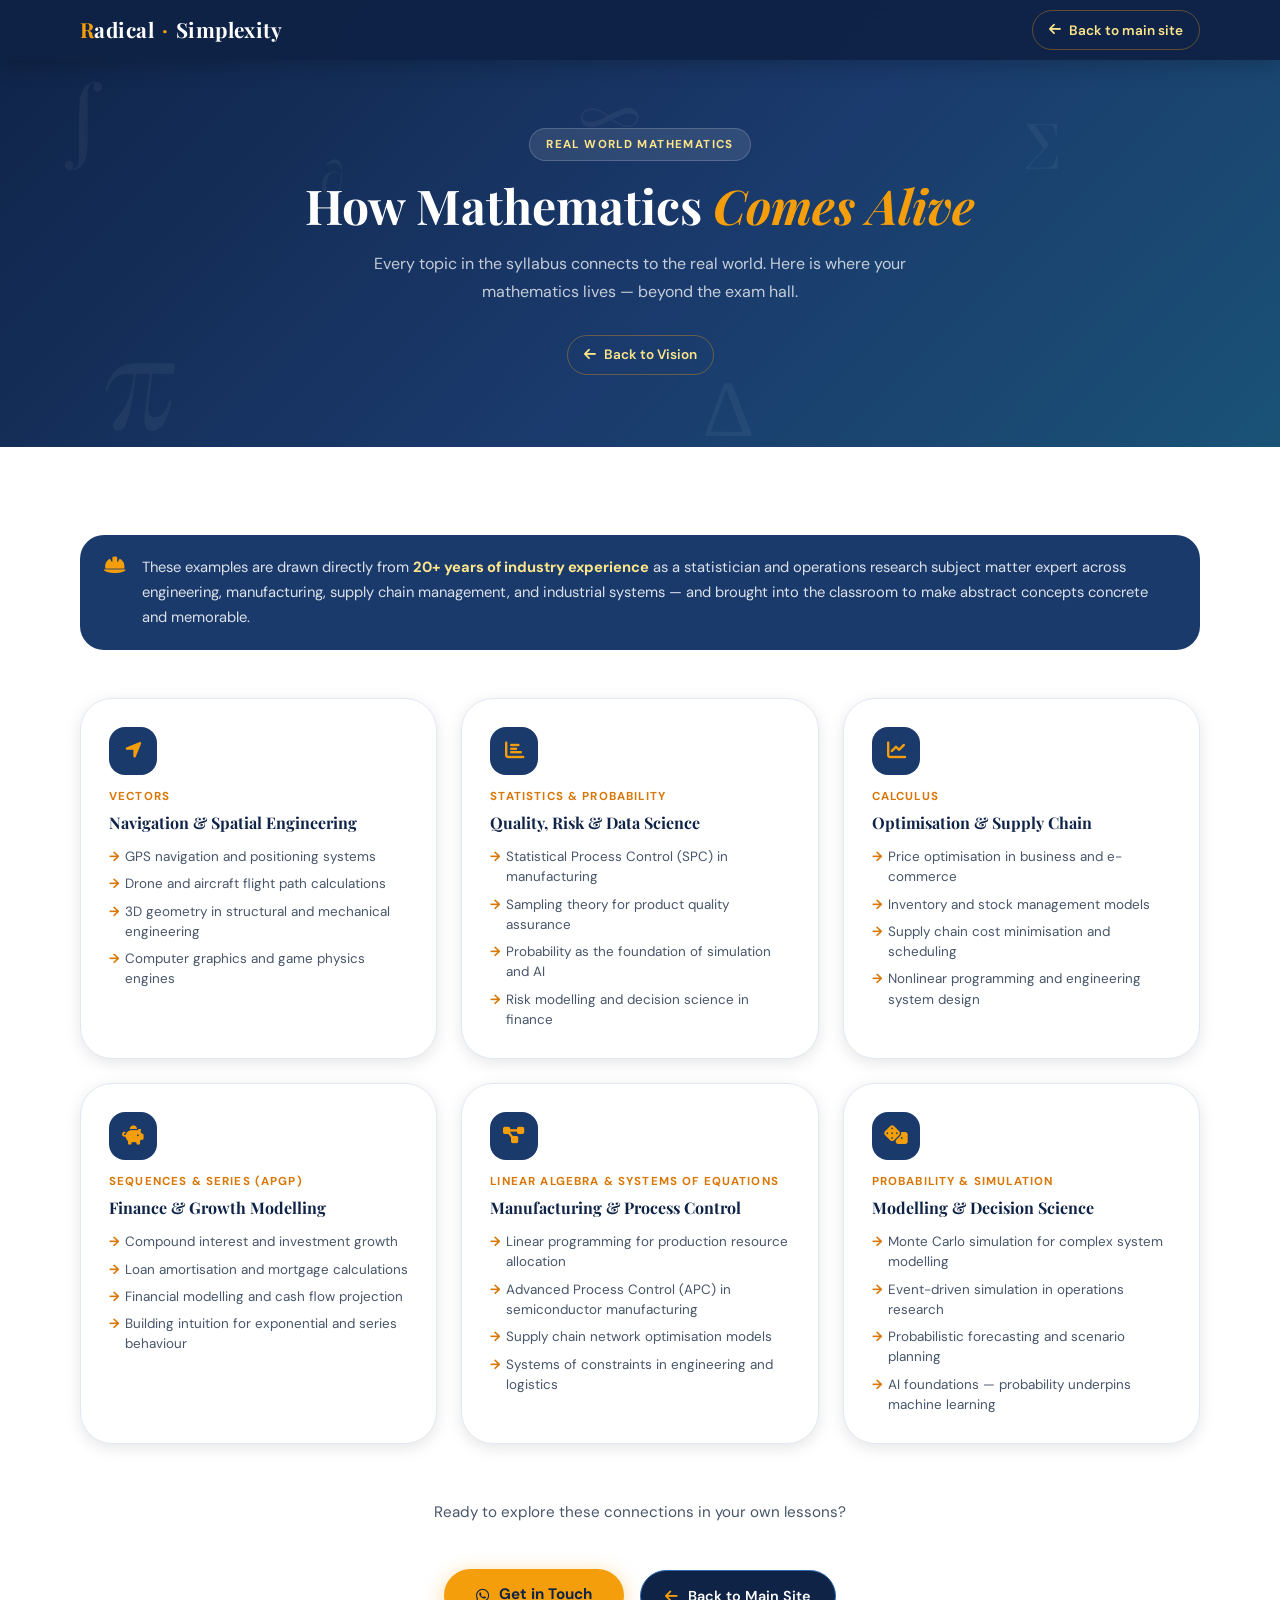
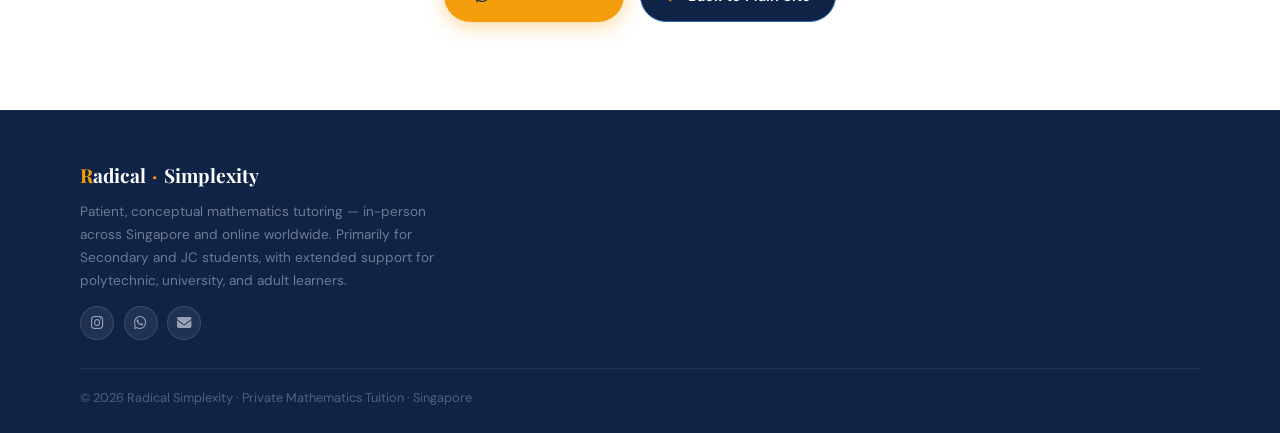
<file: realworld.html>
<!DOCTYPE html>
<html lang="en-SG">
<head>
  <meta charset="UTF-8" />
  <meta name="viewport" content="width=device-width, initial-scale=1.0" />
  <title>Real World Mathematics | Radical Simplexity</title>
  <meta name="description" content="See how Secondary and JC mathematics connects to engineering, finance, data science, AI, and everyday decisions — with examples drawn from 20+ years of industry experience." />
  <link rel="canonical" href="https://radicalsimplexity.com/realworld.html" />

  <link rel="preconnect" href="https://fonts.googleapis.com" />
  <link rel="preconnect" href="https://fonts.gstatic.com" crossorigin />
  <link href="https://fonts.googleapis.com/css2?family=Playfair+Display:ital,wght@0,400;0,600;0,700;1,400;1,600&family=DM+Sans:opsz,wght@9..40,300;9..40,400;9..40,500;9..40,600;9..40,700&display=swap" rel="stylesheet" />
  <link href="https://unpkg.com/aos@2.3.1/dist/aos.css" rel="stylesheet" />
  <link rel="stylesheet" href="https://cdnjs.cloudflare.com/ajax/libs/font-awesome/6.5.0/css/all.min.css" />
  <link rel="stylesheet" href="css/styles.css" />

  <style>
    /* Page-specific overrides */
    .rw-hero {
      background: linear-gradient(135deg, var(--navy-dark) 0%, var(--navy) 55%, #1a5276 100%);
      padding: 8rem 0 4.5rem;
      text-align: center;
      position: relative;
      overflow: hidden;
    }
    .rw-hero .math-bg { position: absolute; inset: 0; pointer-events: none; overflow: hidden; }
    .rw-hero-inner { position: relative; z-index: 1; }
    .rw-hero h1 { font-family: var(--font-serif); font-size: clamp(2rem, 4vw, 3rem); color: var(--white); margin-bottom: .9rem; }
    .rw-hero h1 em { color: var(--amber); font-style: italic; }
    .rw-hero p { font-size: 1rem; color: rgba(255,255,255,.75); max-width: 600px; margin: 0 auto 1.75rem; line-height: 1.8; }
    .rw-back-link {
      display: inline-flex; align-items: center; gap: .5rem;
      color: var(--amber-light); font-size: .85rem; font-weight: 600;
      border: 1px solid rgba(245,158,11,.35); border-radius: var(--r-full);
      padding: .45rem 1rem; transition: var(--tr);
    }
    .rw-back-link:hover { background: rgba(245,158,11,.1); color: var(--amber); }
    .rw-page-section { padding: var(--section-pad); background: var(--white); }
  </style>
</head>
<body>

  <!-- ===== MINIMAL NAVBAR ===== -->
  <nav class="navbar scrolled" id="navbar">
    <div class="nav-container">
      <a href="index.html" class="nav-logo">
        <span class="logo-accent">R</span>adical <span class="logo-dot">·</span> Simplexity
      </a>
      <a href="index.html" class="rw-back-link" style="margin-left:auto;">
        <i class="fas fa-arrow-left"></i> Back to main site
      </a>
    </div>
  </nav>

  <!-- ===== HERO ===== -->
  <div class="rw-hero">
    <div class="math-bg" aria-hidden="true">
      <span class="ms ms-1">∫</span><span class="ms ms-2">∑</span><span class="ms ms-3">π</span>
      <span class="ms ms-5">∆</span><span class="ms ms-6">∞</span><span class="ms ms-9">∂</span>
    </div>
    <div class="container rw-hero-inner">
      <span class="section-tag light">Real World Mathematics</span>
      <h1>How Mathematics <em>Comes Alive</em></h1>
      <p>Every topic in the syllabus connects to the real world. Here is where your mathematics lives — beyond the exam hall.</p>
      <a href="index.html#beyond" class="rw-back-link">
        <i class="fas fa-arrow-left"></i> Back to Vision
      </a>
    </div>
  </div>

  <!-- ===== INDUSTRY NOTE ===== -->
  <section class="rw-page-section">
    <div class="container">

      <div class="rw-industry-note" data-aos="fade-up">
        <i class="fas fa-hard-hat"></i>
        <p>These examples are drawn directly from <strong>20+ years of industry experience</strong> as a statistician and operations research subject matter expert across engineering, manufacturing, supply chain management, and industrial systems — and brought into the classroom to make abstract concepts concrete and memorable.</p>
      </div>

      <div class="rw-grid">
        <div class="rw-card" data-aos="fade-up" data-aos-delay="100">
          <div class="rw-icon"><i class="fas fa-location-arrow"></i></div>
          <div class="rw-topic">Vectors</div>
          <h3>Navigation &amp; Spatial Engineering</h3>
          <ul class="rw-list">
            <li>GPS navigation and positioning systems</li>
            <li>Drone and aircraft flight path calculations</li>
            <li>3D geometry in structural and mechanical engineering</li>
            <li>Computer graphics and game physics engines</li>
          </ul>
        </div>

        <div class="rw-card" data-aos="fade-up" data-aos-delay="150">
          <div class="rw-icon"><i class="fas fa-chart-bar"></i></div>
          <div class="rw-topic">Statistics &amp; Probability</div>
          <h3>Quality, Risk &amp; Data Science</h3>
          <ul class="rw-list">
            <li>Statistical Process Control (SPC) in manufacturing</li>
            <li>Sampling theory for product quality assurance</li>
            <li>Probability as the foundation of simulation and AI</li>
            <li>Risk modelling and decision science in finance</li>
          </ul>
        </div>

        <div class="rw-card" data-aos="fade-up" data-aos-delay="200">
          <div class="rw-icon"><i class="fas fa-chart-line"></i></div>
          <div class="rw-topic">Calculus</div>
          <h3>Optimisation &amp; Supply Chain</h3>
          <ul class="rw-list">
            <li>Price optimisation in business and e-commerce</li>
            <li>Inventory and stock management models</li>
            <li>Supply chain cost minimisation and scheduling</li>
            <li>Nonlinear programming and engineering system design</li>
          </ul>
        </div>

        <div class="rw-card" data-aos="fade-up" data-aos-delay="250">
          <div class="rw-icon"><i class="fas fa-piggy-bank"></i></div>
          <div class="rw-topic">Sequences &amp; Series (APGP)</div>
          <h3>Finance &amp; Growth Modelling</h3>
          <ul class="rw-list">
            <li>Compound interest and investment growth</li>
            <li>Loan amortisation and mortgage calculations</li>
            <li>Financial modelling and cash flow projection</li>
            <li>Building intuition for exponential and series behaviour</li>
          </ul>
        </div>

        <div class="rw-card" data-aos="fade-up" data-aos-delay="300">
          <div class="rw-icon"><i class="fas fa-project-diagram"></i></div>
          <div class="rw-topic">Linear Algebra &amp; Systems of Equations</div>
          <h3>Manufacturing &amp; Process Control</h3>
          <ul class="rw-list">
            <li>Linear programming for production resource allocation</li>
            <li>Advanced Process Control (APC) in semiconductor manufacturing</li>
            <li>Supply chain network optimisation models</li>
            <li>Systems of constraints in engineering and logistics</li>
          </ul>
        </div>

        <div class="rw-card" data-aos="fade-up" data-aos-delay="350">
          <div class="rw-icon"><i class="fas fa-dice"></i></div>
          <div class="rw-topic">Probability &amp; Simulation</div>
          <h3>Modelling &amp; Decision Science</h3>
          <ul class="rw-list">
            <li>Monte Carlo simulation for complex system modelling</li>
            <li>Event-driven simulation in operations research</li>
            <li>Probabilistic forecasting and scenario planning</li>
            <li>AI foundations — probability underpins machine learning</li>
          </ul>
        </div>
      </div>

      <!-- CTA back to main site -->
      <div style="text-align:center; margin-top:3.5rem;" data-aos="fade-up">
        <p style="color:var(--gray-600); margin-bottom:1rem; font-size:.95rem;">
          Ready to explore these connections in your own lessons?
        </p>
        <a href="index.html#contact" class="btn-primary">
          <i class="fab fa-whatsapp"></i> Get in Touch
        </a>
        &nbsp;&nbsp;
        <a href="index.html" class="btn-resume-dl">
          <i class="fas fa-arrow-left"></i> Back to Main Site
        </a>
      </div>

    </div>
  </section>

  <!-- ===== FOOTER ===== -->
  <footer class="footer">
    <div class="footer-inner">
      <div class="footer-brand">
        <div class="footer-logo">
          <span class="logo-accent">R</span>adical <span class="logo-dot">·</span> Simplexity
        </div>
        <p>Patient, conceptual mathematics tutoring — in-person across Singapore and online worldwide. Primarily for Secondary and JC students, with extended support for polytechnic, university, and adult learners.</p>
        <div class="footer-social">
          <a href="https://www.instagram.com/radicalsimplexitymath/" target="_blank" rel="noopener" aria-label="Instagram"><i class="fab fa-instagram"></i></a>
          <a href="https://wa.me/6587588329" target="_blank" rel="noopener" aria-label="WhatsApp"><i class="fab fa-whatsapp"></i></a>
          <a href="mailto:radicalsimplexity@gmail.com" aria-label="Email"><i class="fas fa-envelope"></i></a>
        </div>
      </div>
      <div class="footer-bottom">
        <p>© 2026 Radical Simplexity · Private Mathematics Tuition · Singapore</p>
      </div>
    </div>
  </footer>

  <script src="https://unpkg.com/aos@2.3.1/dist/aos.js"></script>
  <script>AOS.init({ duration: 700, easing: 'ease-out-cubic', once: true, offset: 60 });</script>
</body>
</html>
</file>
<file: css/styles.css>
/* ============================================================
   LESTER · MATH TUTOR — Stylesheet
   Palette: Navy Trust + Warm Amber + Cream Warmth
   Fonts:   Playfair Display (headings) · DM Sans (body)
   ============================================================ */

/* ===== 1. VARIABLES ===== */
:root {
  --navy:       #1A3A6C;
  --navy-dark:  #0F2347;
  --navy-mid:   #234E8C;
  --navy-light: #2E6AB4;

  --amber:      #F59E0B;
  --amber-dark: #D97706;
  --amber-light:#FDE68A;
  --amber-pale: #FEF3C7;

  --teal:       #0891B2;
  --teal-light: #38BDF8;

  --cream:      #FFFBF4;
  --warm-white: #FEF9F0;
  --gray-50:    #F8FAFC;
  --gray-100:   #F1F5F9;
  --gray-200:   #E2E8F0;
  --gray-400:   #94A3B8;
  --gray-600:   #475569;
  --gray-800:   #1E293B;
  --white:      #FFFFFF;

  --font-serif: 'Playfair Display', Georgia, serif;
  --font-sans:  'DM Sans', system-ui, sans-serif;

  --section-pad: 5.5rem 0;

  --shadow-sm:  0 1px 3px rgba(0,0,0,.08);
  --shadow-md:  0 4px 16px rgba(0,0,0,.10);
  --shadow-lg:  0 10px 40px rgba(0,0,0,.14);
  --shadow-xl:  0 20px 60px rgba(0,0,0,.18);

  --r-sm:   .5rem;
  --r-md:   1rem;
  --r-lg:   1.5rem;
  --r-xl:   2rem;
  --r-full: 999px;

  --ease: cubic-bezier(.4,0,.2,1);
  --tr:   .25s var(--ease);
}

/* ===== 2. RESET & BASE ===== */
*, *::before, *::after { box-sizing: border-box; margin: 0; padding: 0; }
html { scroll-behavior: smooth; font-size: 16px; }
body {
  font-family: var(--font-sans);
  color: var(--gray-800);
  background: var(--cream);
  line-height: 1.7;
  overflow-x: hidden;
}
img { max-width: 100%; height: auto; display: block; }
a { text-decoration: none; color: inherit; }
ul { list-style: none; }

/* ===== 3. TYPOGRAPHY ===== */
h1,h2,h3,h4 {
  font-family: var(--font-serif);
  line-height: 1.25;
  color: var(--navy-dark);
}

/* ===== 4. LAYOUT ===== */
.container { width: min(1120px, 92vw); margin-inline: auto; }

.section-light  { background: var(--cream); }
.section-white  { background: var(--white); }
.section-warm   { background: var(--warm-white); }
.section-dark   { background: var(--navy-dark); }

section { padding: var(--section-pad); }

/* ===== 5. SECTION HEADER ===== */
.section-header {
  text-align: center;
  max-width: 640px;
  margin: 0 auto 3.5rem;
}
.section-header.light h2,
.section-header.light p { color: var(--white); }
.section-header.light .section-tag {
  background: rgba(255,255,255,.1);
  color: var(--amber-light);
  border-color: rgba(255,255,255,.18);
}
.section-tag {
  display: inline-block;
  font-size: .72rem;
  font-weight: 700;
  letter-spacing: .12em;
  text-transform: uppercase;
  background: var(--amber-pale);
  color: var(--amber-dark);
  border: 1px solid var(--amber-light);
  padding: .35rem 1rem;
  border-radius: var(--r-full);
  margin-bottom: .9rem;
}
.section-tag.light {
  background: rgba(255,255,255,.1);
  color: var(--amber-light);
  border-color: rgba(255,255,255,.18);
}
.section-header h2 { font-size: clamp(1.75rem, 3.5vw, 2.4rem); margin-bottom: .6rem; }
.section-header p  { color: var(--gray-600); font-size: 1rem; }

/* ===== 6. BUTTONS ===== */
.btn-primary {
  display: inline-flex; align-items: center; gap: .6rem;
  padding: .85rem 2rem;
  background: var(--amber); color: var(--navy-dark);
  font-family: var(--font-sans); font-weight: 700; font-size: .95rem;
  border-radius: var(--r-full);
  box-shadow: 0 4px 20px rgba(245,158,11,.4);
  transition: var(--tr);
}
.btn-primary:hover { background: var(--amber-dark); transform: translateY(-2px); box-shadow: 0 8px 28px rgba(245,158,11,.5); }

.btn-ghost {
  display: inline-flex; align-items: center; gap: .6rem;
  padding: .85rem 2rem;
  background: transparent; color: var(--white);
  font-family: var(--font-sans); font-weight: 600; font-size: .95rem;
  border: 2px solid rgba(255,255,255,.35);
  border-radius: var(--r-full);
  transition: var(--tr);
}
.btn-ghost:hover { background: rgba(255,255,255,.08); border-color: rgba(255,255,255,.7); transform: translateY(-2px); }

/* ===== 7. NAVBAR ===== */
.navbar {
  position: fixed; top: 0; left: 0; right: 0; z-index: 1000;
  padding: 1.1rem 0;
  transition: background var(--tr), box-shadow var(--tr), padding var(--tr);
}
.navbar.scrolled {
  background: rgba(15,35,71,.97);
  backdrop-filter: blur(16px);
  box-shadow: 0 2px 24px rgba(0,0,0,.25);
  padding: .65rem 0;
}
.nav-container {
  display: flex; align-items: center; justify-content: space-between;
  width: min(1120px, 92vw); margin-inline: auto;
}
.nav-logo {
  font-family: var(--font-serif);
  font-size: 1.3rem; font-weight: 700;
  color: var(--white); letter-spacing: .02em;
}
.logo-accent { color: var(--amber); }
.logo-dot    { color: var(--amber); margin: 0 .15rem; }

.nav-links { display: flex; align-items: center; gap: .2rem; }
.nav-links a {
  color: rgba(255,255,255,.8); font-size: .88rem; font-weight: 500;
  padding: .4rem .7rem; border-radius: var(--r-sm); transition: var(--tr);
}
.nav-links a:hover { color: var(--white); background: rgba(255,255,255,.08); }

.nav-resume {
  display: inline-flex; align-items: center; gap: .4rem;
  color: var(--amber-light) !important;
  border: 1px solid rgba(245,158,11,.3) !important;
  border-radius: var(--r-full) !important;
}
.nav-resume:hover { background: rgba(245,158,11,.1) !important; border-color: var(--amber) !important; }

.nav-cta {
  background: var(--amber) !important; color: var(--navy-dark) !important;
  font-weight: 700 !important; padding: .5rem 1.2rem !important;
  border-radius: var(--r-full) !important; margin-left: .4rem;
}
.nav-cta:hover { background: var(--amber-dark) !important; transform: translateY(-1px); box-shadow: 0 4px 16px rgba(245,158,11,.4); }

/* Hamburger */
.hamburger { display: none; flex-direction: column; gap: 5px; background: none; border: none; cursor: pointer; padding: .25rem; }
.hamburger span { display: block; width: 24px; height: 2px; background: var(--white); border-radius: 2px; transition: var(--tr); }

/* Mobile menu */
.mobile-overlay { display: none; position: fixed; inset: 0; background: rgba(0,0,0,.5); z-index: 1001; opacity: 0; transition: opacity var(--tr); }
.mobile-overlay.show { display: block; opacity: 1; }
.mobile-menu {
  position: fixed; top: 0; right: 0; width: min(320px, 85vw); height: 100%;
  background: var(--navy-dark); z-index: 1002; padding: 5rem 2rem 3rem;
  transform: translateX(100%); transition: transform .35s var(--ease);
}
.mobile-menu.open { transform: translateX(0); }
.mobile-close { position: absolute; top: 1.25rem; right: 1.25rem; background: none; border: none; color: var(--white); font-size: 1.4rem; cursor: pointer; opacity: .7; transition: var(--tr); }
.mobile-close:hover { opacity: 1; }
.mobile-menu ul { display: flex; flex-direction: column; gap: .5rem; }
.mobile-menu a { display: block; color: rgba(255,255,255,.85); font-size: 1.05rem; font-weight: 500; padding: .75rem 1rem; border-radius: var(--r-sm); transition: var(--tr); }
.mobile-menu a:hover { background: rgba(255,255,255,.08); color: var(--white); }
.mobile-cta { background: var(--amber) !important; color: var(--navy-dark) !important; font-weight: 700 !important; text-align: center; margin-top: 1rem; border-radius: var(--r-full) !important; }

/* ===== 8. HERO ===== */
.hero {
  position: relative; min-height: 100vh;
  background: linear-gradient(135deg, var(--navy-dark) 0%, var(--navy) 55%, #1a5276 100%);
  display: flex; flex-direction: column; overflow: hidden; padding: 6rem 0 4rem;
}
.math-bg { position: absolute; inset: 0; pointer-events: none; overflow: hidden; }
.ms { position: absolute; font-family: var(--font-serif); color: rgba(255,255,255,.05); user-select: none; animation: floatSym 10s ease-in-out infinite; }
.ms-1  { font-size: 6rem;   top: 8%;  left: 5%;  animation-delay: 0s;   animation-duration: 9s;  }
.ms-2  { font-size: 4rem;   top: 20%; left: 80%; animation-delay: 1.5s; animation-duration: 11s; }
.ms-3  { font-size: 8rem;   top: 60%; left: 8%;  animation-delay: 3s;   animation-duration: 8s;  }
.ms-4  { font-size: 3.5rem; top: 40%; left: 70%; animation-delay: .5s;  animation-duration: 12s; }
.ms-5  { font-size: 5rem;   top: 75%; left: 55%; animation-delay: 2s;   animation-duration: 10s; }
.ms-6  { font-size: 5rem;   top: 10%; left: 45%; animation-delay: 4s;   animation-duration: 9s;  }
.ms-7  { font-size: 3rem;   top: 85%; left: 20%; animation-delay: 1s;   animation-duration: 13s; }
.ms-8  { font-size: 4.5rem; top: 50%; left: 90%; animation-delay: 2.5s; animation-duration: 8s;  }
.ms-9  { font-size: 3rem;   top: 30%; left: 25%; animation-delay: 3.5s; animation-duration: 11s; }
.ms-10 { font-size: 4rem;   top: 65%; left: 78%; animation-delay: .8s;  animation-duration: 10s; }
@keyframes floatSym {
  0%, 100% { transform: translateY(0) rotate(0deg); opacity: .05; }
  50%       { transform: translateY(-18px) rotate(8deg); opacity: .08; }
}

.hero-container {
  width: min(1120px, 92vw); margin: auto;
  display: grid; grid-template-columns: 1fr 1fr;
  align-items: center; gap: 4rem;
  position: relative; z-index: 1; flex: 1;
}
.hero-text { color: var(--white); }
.hero-badge {
  display: inline-flex; align-items: center; gap: .5rem;
  font-size: .78rem; font-weight: 600; letter-spacing: .1em; text-transform: uppercase;
  color: var(--amber-light);
  background: rgba(245,158,11,.15); border: 1px solid rgba(245,158,11,.3);
  padding: .4rem 1rem; border-radius: var(--r-full); margin-bottom: 1.4rem;
}
.hero-title {
  font-family: var(--font-serif); font-size: clamp(2.2rem, 4.5vw, 3.4rem);
  font-weight: 700; line-height: 1.18; color: var(--white); margin-bottom: 1.1rem;
}
.hero-title em { font-style: italic; color: var(--amber); }
.hero-sub { font-size: 1rem; color: rgba(255,255,255,.75); max-width: 460px; line-height: 1.8; margin-bottom: 2rem; }

.hero-stats-row { display: flex; align-items: center; gap: 1.5rem; margin-bottom: 2rem; flex-wrap: wrap; }
.hs-item { display: flex; flex-direction: column; }
.hs-num  { font-family: var(--font-serif); font-size: 1.9rem; font-weight: 700; color: var(--amber); line-height: 1; }
.hs-plus { font-family: var(--font-serif); font-size: 1.4rem; color: var(--amber); vertical-align: top; }
.hs-label { font-size: .75rem; font-weight: 500; color: rgba(255,255,255,.5); letter-spacing: .05em; text-transform: uppercase; margin-top: .2rem; }
.hs-sep  { width: 1px; height: 36px; background: rgba(255,255,255,.15); }

.hero-btns { display: flex; gap: 1rem; flex-wrap: wrap; margin-bottom: 1.5rem; }

/* Hero social icons */
.hero-social { display: flex; gap: .75rem; }
.hero-social a {
  width: 38px; height: 38px; border-radius: 50%;
  background: rgba(255,255,255,.08); border: 1px solid rgba(255,255,255,.15);
  display: flex; align-items: center; justify-content: center;
  color: rgba(255,255,255,.7); font-size: 1rem; transition: var(--tr);
}
.hero-social a:hover { background: rgba(245,158,11,.2); border-color: var(--amber); color: var(--amber); transform: translateY(-2px); }

/* Photo */
.hero-photo-wrap { display: flex; justify-content: center; align-items: center; position: relative; z-index: 1; }
.photo-stage { position: relative; width: 420px; height: 420px; display: flex; align-items: center; justify-content: center; }
.photo-ring { position: absolute; border-radius: 50%; top: 50%; left: 50%; transform: translate(-50%,-50%); }
.ring-outer { width: 400px; height: 400px; border: 1.5px dashed rgba(245,158,11,.25); animation: spinRing 30s linear infinite; }
.ring-inner { width: 360px; height: 360px; border: 1px dashed rgba(255,255,255,.12); animation: spinRing 20s linear infinite reverse; }
@keyframes spinRing { from { transform: translate(-50%,-50%) rotate(0deg); } to { transform: translate(-50%,-50%) rotate(360deg); } }
.photo-glow { position: absolute; width: 280px; height: 280px; border-radius: 50%; background: radial-gradient(circle, rgba(245,158,11,.25) 0%, transparent 70%); top: 50%; left: 50%; transform: translate(-50%,-50%); }
.photo-circle { position: relative; z-index: 2; width: 300px; height: 300px; border-radius: 50%; overflow: hidden; border: 4px solid rgba(245,158,11,.5); box-shadow: 0 0 0 8px rgba(245,158,11,.1), 0 20px 60px rgba(0,0,0,.4); }
.photo-circle img { width: 100%; height: 100%; object-fit: cover; object-position: center 15%; filter: brightness(1.04) contrast(1.04) saturate(1.08); }

.info-badge {
  position: absolute; z-index: 3;
  display: flex; align-items: center; gap: .6rem;
  background: rgba(255,255,255,.97); color: var(--navy-dark);
  font-size: .75rem; font-weight: 600;
  padding: .55rem .9rem; border-radius: var(--r-lg);
  box-shadow: 0 8px 24px rgba(0,0,0,.2); white-space: nowrap;
  animation: floatBadge 4s ease-in-out infinite;
}
.info-badge i { color: var(--amber); font-size: .95rem; }
.badge-tl { top: 18%; left: -10%; animation-delay: 0s; }
.badge-br { bottom: 18%; right: -8%; animation-delay: 2s; }
@keyframes floatBadge { 0%,100% { transform: translateY(0); } 50% { transform: translateY(-6px); } }

.scroll-hint { display: flex; flex-direction: column; align-items: center; gap: .5rem; color: rgba(255,255,255,.4); font-size: .72rem; letter-spacing: .08em; text-transform: uppercase; position: relative; z-index: 1; margin-top: 2rem; transition: var(--tr); }
.scroll-hint:hover { color: rgba(255,255,255,.7); }
.scroll-arrow { width: 34px; height: 34px; border: 1px solid rgba(255,255,255,.2); border-radius: 50%; display: flex; align-items: center; justify-content: center; animation: bounce 2s ease-in-out infinite; }
@keyframes bounce { 0%,100% { transform: translateY(0); } 50% { transform: translateY(6px); } }

/* ===== 9. WHY LESTER (About + Philosophy merged) ===== */
.why-lester { padding: var(--section-pad); }

/* Portrait row */
/* Persona icon cards */
.persona-row { display: grid; grid-template-columns: repeat(3,1fr); gap: 1.75rem; margin-bottom: 3.5rem; }

.persona-card {
  background: var(--white);
  border-radius: var(--r-xl);
  padding: 2.25rem 2rem 2.5rem;
  border: 1.5px solid var(--gray-200);
  box-shadow: var(--shadow-md);
  transition: var(--tr);
  display: flex;
  flex-direction: column;
  align-items: center;
  text-align: center;
  gap: .9rem;
}
.persona-card:hover { transform: translateY(-8px); box-shadow: var(--shadow-xl); border-color: var(--amber-light); }

.persona-icon-wrap {
  width: 76px; height: 76px;
  border-radius: 50%;
  background: var(--amber-pale);
  color: var(--amber-dark);
  display: flex; align-items: center; justify-content: center;
  font-size: 1.85rem;
  border: 2px solid var(--amber-light);
  flex-shrink: 0;
}

.persona-card h3 {
  font-family: var(--font-serif);
  font-size: 1.15rem;
  color: var(--navy-dark);
}

.persona-card p {
  font-size: .88rem;
  color: var(--gray-600);
  line-height: 1.75;
}

/* Bio + timeline below portraits */
.why-bottom { display: grid; grid-template-columns: 1.1fr 1fr; gap: 3.5rem; align-items: start; }

.lead-text { font-family: var(--font-serif); font-size: 1.15rem; line-height: 1.75; color: var(--navy); margin-bottom: 1.1rem; }
.why-bio p { color: var(--gray-600); margin-bottom: 1rem; font-size: .97rem; }

/* Approach list */
.approach-list { display: flex; flex-direction: column; gap: .9rem; margin-top: 1.75rem; }
.approach-list li { display: flex; align-items: flex-start; gap: 1rem; }
.al-icon {
  width: 36px; height: 36px; min-width: 36px;
  background: var(--amber-pale); border-radius: var(--r-sm);
  display: flex; align-items: center; justify-content: center;
  color: var(--amber-dark); font-size: .9rem; margin-top: .1rem;
}
.approach-list strong { color: var(--navy-dark); font-weight: 600; }
.approach-list div { color: var(--gray-600); font-size: .92rem; }

/* Experience timeline */
.why-timeline {
  background: var(--gray-50); border-radius: var(--r-xl);
  padding: 2rem; border: 1.5px solid var(--gray-200);
}
.tl-heading { font-family: var(--font-serif); font-size: 1.1rem; color: var(--navy-dark); margin-bottom: 1.5rem; padding-bottom: .7rem; border-bottom: 2px solid var(--gray-200); }
.timeline { position: relative; padding-left: 1.5rem; }
.timeline::before { content: ''; position: absolute; left: .75rem; top: 0; bottom: 0; width: 2px; background: var(--gray-200); }
.tl-item { position: relative; padding-left: 1.5rem; padding-bottom: 1.5rem; }
.tl-item:last-child { padding-bottom: 0; }
.tl-dot { position: absolute; left: -1.75rem; top: .1rem; width: 34px; height: 34px; border-radius: 50%; background: var(--gray-200); color: var(--gray-600); display: flex; align-items: center; justify-content: center; font-size: .75rem; border: 3px solid var(--white); box-shadow: var(--shadow-sm); }
.tl-current .tl-dot { background: var(--amber); color: var(--white); }
.tl-period { display: block; font-size: .72rem; font-weight: 700; letter-spacing: .08em; text-transform: uppercase; color: var(--amber-dark); margin-bottom: .2rem; }
.tl-body strong { display: block; color: var(--navy-dark); font-weight: 600; font-size: .9rem; margin-bottom: .15rem; }
.tl-body p { color: var(--gray-600); font-size: .82rem; margin: 0; }

/* ===== 10. SUBJECTS ===== */
.subjects { padding: var(--section-pad); }

.session-formats { display: flex; justify-content: center; gap: .75rem; flex-wrap: wrap; margin-bottom: 2.5rem; }
.sf-tag {
  display: inline-flex; align-items: center; gap: .5rem;
  padding: .5rem 1.1rem;
  background: var(--gray-50); border: 1.5px solid var(--gray-200);
  border-radius: var(--r-full); font-size: .85rem; font-weight: 500; color: var(--navy);
  transition: var(--tr);
}
.sf-tag:hover { background: var(--amber-pale); border-color: var(--amber-light); }
.sf-tag i { color: var(--amber-dark); }

.subjects-grid { display: grid; grid-template-columns: repeat(3,1fr); gap: 1.5rem; }
.subj-card {
  background: var(--white); border: 1.5px solid var(--gray-200);
  border-radius: var(--r-xl); padding: 2rem; position: relative;
  transition: var(--tr); overflow: hidden; display: flex; flex-direction: column;
}
.subj-card::before { content: ''; position: absolute; top: 0; left: 0; right: 0; height: 4px; background: var(--gray-200); transition: var(--tr); }
.subj-card:hover { border-color: var(--navy-light); box-shadow: var(--shadow-lg); transform: translateY(-6px); }
.subj-card:hover::before { background: var(--amber); }
.subj-featured { border-color: var(--navy); box-shadow: var(--shadow-md); }
.subj-featured::before { background: var(--amber); }
.subj-badge { position: absolute; top: 1.25rem; right: 1.25rem; font-size: .68rem; font-weight: 700; letter-spacing: .08em; text-transform: uppercase; background: var(--amber-pale); color: var(--amber-dark); border: 1px solid var(--amber-light); padding: .3rem .75rem; border-radius: var(--r-full); }
.subj-level { font-size: .7rem; font-weight: 700; letter-spacing: .1em; text-transform: uppercase; color: var(--navy-light); margin-bottom: .7rem; }
.subj-icon { font-size: 1.9rem; color: var(--amber); margin-bottom: .9rem; }
.subj-card h3 { font-size: 1.1rem; color: var(--navy-dark); margin-bottom: 1.1rem; }
.subj-list { display: flex; flex-direction: column; gap: .5rem; margin-bottom: 1.25rem; flex: 1; }
.subj-list li { display: flex; align-items: center; gap: .55rem; font-size: .86rem; color: var(--gray-600); }
.subj-list li i { color: var(--teal); font-size: .68rem; }
.subj-result { display: flex; align-items: center; gap: .5rem; font-size: .8rem; font-weight: 500; color: var(--navy); background: var(--gray-50); border-radius: var(--r-sm); padding: .6rem .9rem; margin-top: auto; }
.subj-result i { color: var(--amber); }

/* ===== 11. RESULTS + TESTIMONIALS (merged dark section) ===== */
.results-testi { padding: var(--section-pad); }

/* Grade improvement hero cards */
.results-grid { display: grid; grid-template-columns: 1fr 1fr 1fr 1fr; gap: 1.25rem; margin-bottom: 4rem; }

.res-card {
  background: rgba(255,255,255,.06); border: 1px solid rgba(255,255,255,.1);
  border-radius: var(--r-xl); padding: 1.75rem; text-align: center; transition: var(--tr);
}
.res-card:hover { background: rgba(255,255,255,.1); border-color: rgba(245,158,11,.3); transform: translateY(-4px); }

/* Grade arrow cards */
.res-hero {
  background: rgba(245,158,11,.08);
  border-color: rgba(245,158,11,.25);
  display: flex; flex-direction: column; align-items: center; justify-content: center; gap: .75rem;
}
.res-grade-row { display: flex; align-items: center; gap: .75rem; }
.res-grade {
  font-family: var(--font-serif); font-size: 2.5rem; font-weight: 700;
  line-height: 1; width: 56px; height: 56px;
  display: flex; align-items: center; justify-content: center;
  border-radius: var(--r-md);
}
.res-grade.from { background: rgba(239,68,68,.15); color: #FCA5A5; border: 1px solid rgba(239,68,68,.25); }
.res-grade.to   { background: rgba(34,197,94,.15);  color: #86EFAC; border: 1px solid rgba(34,197,94,.25); }
.res-arrow { color: var(--amber); font-size: 1.1rem; }
.res-hero p { color: rgba(255,255,255,.7); font-size: .85rem; line-height: 1.5; }
.res-hero strong { color: var(--amber-light); }

.res-big-num { font-family: var(--font-serif); font-size: 2rem; font-weight: 700; color: var(--amber); line-height: 1; }
.res-unit    { font-size: .82rem; color: rgba(255,255,255,.45); margin-bottom: .6rem; }
.res-card p  { color: rgba(255,255,255,.65); font-size: .86rem; line-height: 1.6; }
.res-card strong { color: rgba(255,255,255,.85); }
.res-icon { font-size: 1.75rem; color: var(--amber); margin-bottom: .75rem; }
.res-card h3 { font-size: .98rem; color: var(--white); margin-bottom: .5rem; }

/* Divider into testimonials */
.rt-divider { text-align: center; margin-bottom: 2.5rem; }
.rt-divider h2 { color: var(--white); font-size: clamp(1.5rem, 3vw, 2.1rem); margin-top: .5rem; }

.testi-grid { display: grid; grid-template-columns: repeat(2,1fr); gap: 1.25rem; }
.testi-card {
  background: rgba(255,255,255,.05); border: 1px solid rgba(255,255,255,.09);
  border-radius: var(--r-xl); padding: 1.75rem; transition: var(--tr);
}
.testi-card:hover { background: rgba(255,255,255,.09); border-color: rgba(245,158,11,.25); transform: translateY(-4px); }
.testi-featured { background: rgba(245,158,11,.07); border-color: rgba(245,158,11,.2); }
.testi-stars { display: flex; gap: .2rem; margin-bottom: .6rem; }
.testi-stars i { color: var(--amber); font-size: .75rem; }
.testi-quote { font-family: var(--font-serif); font-size: 3rem; color: var(--amber); opacity: .5; line-height: 1; margin-bottom: -.4rem; }
.testi-card p { color: rgba(255,255,255,.68); font-size: .9rem; line-height: 1.75; margin-bottom: 1.25rem; font-style: italic; }
.testi-author { display: flex; align-items: center; gap: .8rem; }
.testi-avatar { width: 38px; height: 38px; min-width: 38px; border-radius: 50%; background: rgba(245,158,11,.2); border: 2px solid rgba(245,158,11,.35); color: var(--amber-light); font-weight: 700; font-size: .85rem; display: flex; align-items: center; justify-content: center; }
.testi-info strong { display: block; color: var(--white); font-size: .85rem; font-weight: 600; }
.testi-info span  { font-size: .75rem; color: rgba(255,255,255,.4); }

/* ===== 12. QUALIFICATIONS ===== */
.qualifications { padding: var(--section-pad); }
.qual-grid { display: grid; grid-template-columns: 1.2fr 1fr; gap: 3rem; align-items: start; }
.qual-block-title { font-family: var(--font-serif); font-size: 1.05rem; color: var(--navy-dark); margin-bottom: 1.4rem; display: flex; align-items: center; gap: .6rem; }
.qual-block-title i { color: var(--amber); }
.qual-list { display: flex; flex-direction: column; gap: .9rem; }
.qual-item { display: flex; align-items: center; gap: 1.1rem; padding: 1rem 1.1rem; background: var(--gray-50); border-radius: var(--r-lg); border: 1.5px solid var(--gray-200); transition: var(--tr); }
.qual-item:hover { border-color: var(--amber-light); background: var(--amber-pale); }
.qual-logo { width: 46px; height: 46px; min-width: 46px; border-radius: var(--r-sm); display: flex; align-items: center; justify-content: center; font-weight: 800; font-size: .7rem; letter-spacing: .03em; }
.qual-logo.gt  { background: #013875; color: #C6962D; }
.qual-logo.nus { background: #003D8F; color: #F6A623; }
.qual-logo.ri  { background: #9B2335; color: var(--white); }
.qual-detail strong { display: block; color: var(--navy-dark); font-weight: 600; font-size: .88rem; }
.qual-detail span   { color: var(--gray-600); font-size: .78rem; }

/* Academic regions banner */
.academic-regions {
  margin-top: 1.5rem; background: var(--navy);
  border-radius: var(--r-lg); padding: 1.1rem 1.4rem;
}
.ar-label {
  font-size: .7rem; font-weight: 700; letter-spacing: .09em;
  text-transform: uppercase; color: var(--amber-light);
  display: flex; align-items: center; gap: .4rem; margin-bottom: .75rem;
}
.ar-intro { color: rgba(255,255,255,.7); font-size: .8rem; line-height: 1.6; margin-bottom: .85rem; }
.ar-row { display: flex; gap: .75rem; flex-wrap: wrap; }
.ar-item {
  display: flex; flex-direction: column; flex: 1; min-width: 90px;
  background: rgba(255,255,255,.08); border-radius: var(--r-md);
  padding: .55rem .8rem;
}
.ar-flag { font-size: 1.15rem; margin-bottom: .2rem; }
.ar-item strong { color: var(--white); font-size: .78rem; line-height: 1.2; }
.ar-item span:last-child { color: rgba(255,255,255,.55); font-size: .7rem; margin-top: .1rem; }

/* Secondary follow-on note */
.subj-followon {
  font-size: .78rem; color: var(--amber-dark); font-weight: 600;
  margin-top: .65rem; display: flex; align-items: center; gap: .4rem;
}
.subj-followon i { font-size: .65rem; }

.cert-list { display: flex; flex-direction: column; gap: .9rem; }
.cert-item { display: flex; align-items: center; gap: .9rem; padding: 1rem 1.1rem; background: var(--gray-50); border-radius: var(--r-lg); border: 1.5px solid var(--gray-200); transition: var(--tr); }
.cert-item:hover { border-color: var(--amber-light); background: var(--amber-pale); }
.cert-icon-wrap { width: 42px; height: 42px; min-width: 42px; border-radius: var(--r-sm); background: var(--amber-pale); color: var(--amber-dark); display: flex; align-items: center; justify-content: center; font-size: .95rem; }
.cert-detail strong { display: block; color: var(--navy-dark); font-weight: 600; font-size: .86rem; }
.cert-detail span   { color: var(--gray-600); font-size: .78rem; }

.lang-block { margin-top: .5rem; }
.lang-tags { display: flex; gap: .65rem; flex-wrap: wrap; margin-top: .65rem; }
.lang-tag { display: inline-flex; align-items: center; gap: .4rem; padding: .45rem 1rem; background: var(--gray-50); border: 1.5px solid var(--gray-200); border-radius: var(--r-full); font-size: .85rem; font-weight: 500; color: var(--navy); transition: var(--tr); }
.lang-tag:hover { background: var(--amber-pale); border-color: var(--amber-light); }

/* Resume download button */
.btn-resume-dl {
  display: inline-flex; align-items: center; gap: .6rem;
  margin-top: 1.75rem;
  padding: .8rem 1.5rem;
  background: var(--navy-dark); color: var(--white);
  font-family: var(--font-sans); font-weight: 600; font-size: .9rem;
  border-radius: var(--r-full); border: 1.5px solid var(--navy-light);
  transition: var(--tr);
}
.btn-resume-dl:hover { background: var(--navy); border-color: var(--amber); color: var(--amber-light); transform: translateY(-2px); box-shadow: 0 6px 20px rgba(0,0,0,.2); }
.btn-resume-dl i { color: var(--amber); }

/* ===== 13. CONTACT ===== */
.contact { padding: var(--section-pad); }
.contact-grid { display: grid; grid-template-columns: 1fr 1.2fr; gap: 3rem; align-items: start; }
.contact-left { display: flex; flex-direction: column; gap: .9rem; }

.contact-card {
  display: flex; align-items: center; gap: 1.1rem;
  padding: 1.25rem; border-radius: var(--r-xl);
  border: 1px solid rgba(255,255,255,.1);
  background: rgba(255,255,255,.05);
  cursor: pointer; transition: var(--tr);
}
.contact-card:hover { background: rgba(255,255,255,.1); transform: translateY(-3px); }

.whatsapp-card  { border-color: rgba(37,211,102,.25); }
.whatsapp-card:hover  { border-color: rgba(37,211,102,.5); box-shadow: 0 8px 24px rgba(37,211,102,.12); }
.whatsapp-card .cc-icon  { background: rgba(37,211,102,.12); color: #25D366; }

.email-card { border-color: rgba(56,189,248,.25); }
.email-card:hover { border-color: rgba(56,189,248,.5); box-shadow: 0 8px 24px rgba(56,189,248,.1); }
.email-card .cc-icon { background: rgba(56,189,248,.12); color: var(--teal-light); }

.instagram-card { border-color: rgba(225,48,108,.25); }
.instagram-card:hover { border-color: rgba(225,48,108,.5); box-shadow: 0 8px 24px rgba(225,48,108,.12); }
.instagram-card .cc-icon { background: rgba(225,48,108,.12); color: #E1306C; }

.cc-icon { width: 48px; height: 48px; min-width: 48px; border-radius: var(--r-md); display: flex; align-items: center; justify-content: center; font-size: 1.4rem; }
.cc-content h3 { color: var(--white); font-size: .95rem; margin-bottom: .25rem; }
.cc-content p  { color: rgba(255,255,255,.5); font-size: .82rem; margin-bottom: .4rem; }
.cc-action     { color: var(--amber-light); font-size: .78rem; font-weight: 600; }

.contact-note { display: flex; align-items: flex-start; gap: .75rem; padding: .9rem 1.1rem; background: rgba(255,255,255,.04); border-radius: var(--r-lg); border: 1px solid rgba(255,255,255,.07); }
.contact-note i { color: var(--amber); margin-top: .15rem; }
.contact-note p { color: rgba(255,255,255,.5); font-size: .82rem; }
.contact-note strong { color: rgba(255,255,255,.75); }

/* Form */
.enquiry-form { background: rgba(255,255,255,.05); border: 1px solid rgba(255,255,255,.09); border-radius: var(--r-xl); padding: 2.25rem; }
.enquiry-form h3 { font-family: var(--font-serif); font-size: 1.25rem; color: var(--white); margin-bottom: 1.5rem; }
.fg { display: flex; flex-direction: column; gap: .35rem; margin-bottom: 1rem; }
.fg label { font-size: .78rem; font-weight: 600; letter-spacing: .04em; text-transform: uppercase; color: rgba(255,255,255,.55); }
.optional { font-size: .72rem; font-weight: 400; text-transform: none; letter-spacing: 0; color: rgba(255,255,255,.3); }
.fg input, .fg select, .fg textarea { width: 100%; padding: .7rem .9rem; background: rgba(255,255,255,.07); border: 1px solid rgba(255,255,255,.11); border-radius: var(--r-sm); color: var(--white); font-family: var(--font-sans); font-size: .9rem; outline: none; transition: var(--tr); -webkit-appearance: none; appearance: none; }
.fg input::placeholder, .fg textarea::placeholder { color: rgba(255,255,255,.28); }
.fg input:focus, .fg select:focus, .fg textarea:focus { border-color: var(--amber); background: rgba(255,255,255,.1); box-shadow: 0 0 0 3px rgba(245,158,11,.15); }
.fg select option { background: var(--navy-dark); color: var(--white); }
.fg textarea { resize: vertical; min-height: 85px; }
.btn-submit { width: 100%; padding: .85rem; background: #25D366; color: var(--white); font-family: var(--font-sans); font-weight: 700; font-size: .92rem; border: none; border-radius: var(--r-full); cursor: pointer; display: flex; align-items: center; justify-content: center; gap: .6rem; transition: var(--tr); margin-top: .4rem; box-shadow: 0 4px 20px rgba(37,211,102,.28); }
.btn-submit:hover { background: #1da853; transform: translateY(-2px); box-shadow: 0 8px 28px rgba(37,211,102,.38); }

/* ===== 14. FOOTER ===== */
.footer { background: var(--navy-dark); border-top: 1px solid rgba(255,255,255,.06); padding: 3rem 0 1.5rem; }
.footer-inner { width: min(1120px, 92vw); margin-inline: auto; display: flex; flex-direction: column; gap: 1.75rem; }
.footer-logo { font-family: var(--font-serif); font-size: 1.2rem; font-weight: 700; color: var(--white); margin-bottom: .5rem; }
.footer-brand p { color: rgba(255,255,255,.4); font-size: .85rem; max-width: 360px; line-height: 1.7; }
.footer-social { display: flex; gap: .6rem; margin-top: .9rem; }
.footer-social a { width: 34px; height: 34px; border-radius: 50%; background: rgba(255,255,255,.07); border: 1px solid rgba(255,255,255,.12); display: flex; align-items: center; justify-content: center; color: rgba(255,255,255,.55); font-size: .9rem; transition: var(--tr); }
.footer-social a:hover { background: rgba(245,158,11,.15); border-color: var(--amber); color: var(--amber); }
.footer-nav { display: flex; flex-wrap: wrap; gap: .35rem; }
.footer-nav a { color: rgba(255,255,255,.4); font-size: .85rem; padding: .3rem .7rem; border-radius: var(--r-sm); transition: var(--tr); }
.footer-nav a:hover { color: var(--amber-light); background: rgba(255,255,255,.05); }
.footer-bottom { border-top: 1px solid rgba(255,255,255,.07); padding-top: 1.1rem; display: flex; justify-content: space-between; align-items: center; flex-wrap: wrap; gap: .5rem; }
.footer-bottom p { color: rgba(255,255,255,.28); font-size: .8rem; }
.visitor-count { display: flex; align-items: center; gap: .4rem; color: rgba(255,255,255,.25); font-size: .78rem; }
.visitor-count i { font-size: .7rem; color: var(--amber); opacity: .5; }

/* ===== 15. RESPONSIVE ===== */
@media (max-width: 1024px) {
  .results-grid { grid-template-columns: 1fr 1fr; }
  .testi-grid   { grid-template-columns: 1fr 1fr; }
}

@media (max-width: 900px) {
  :root { --section-pad: 4rem 0; }
  .nav-links { display: none; }
  .hamburger { display: flex; }

  .hero-container { grid-template-columns: 1fr; gap: 2.5rem; text-align: center; padding-top: 1.5rem; }
  .hero-sub, .hero-badge { margin-inline: auto; }
  .hero-btns, .hero-stats-row, .hero-social { justify-content: center; }

  .photo-stage  { width: 300px; height: 300px; }
  .photo-circle { width: 220px; height: 220px; }
  .ring-outer   { width: 285px; height: 285px; }
  .ring-inner   { width: 258px; height: 258px; }
  .badge-tl { left: -2%; top: 10%; font-size: .68rem; }
  .badge-br { right: -2%; bottom: 10%; font-size: .68rem; }

  .persona-row { grid-template-columns: 1fr; max-width: 420px; margin-inline: auto; }
  .why-bottom   { grid-template-columns: 1fr; }
  .subjects-grid { grid-template-columns: 1fr; }
  .results-grid  { grid-template-columns: 1fr 1fr; }
  .testi-grid    { grid-template-columns: 1fr; }
  .qual-grid     { grid-template-columns: 1fr; }
  .contact-grid  { grid-template-columns: 1fr; }
  .tracks-row    { grid-template-columns: 1fr; }
  .manifesto-grid { grid-template-columns: 1fr; }
  .manifesto-img { max-width: 300px; margin-inline: auto; }
  .ar-row        { flex-direction: column; }
}

@media (max-width: 600px) {
  :root { --section-pad: 3rem 0; }
  .hero-title { font-size: 1.9rem; }
  .hs-num { font-size: 1.5rem; }
  .hs-sep { height: 28px; }
  .photo-stage  { width: 240px; height: 240px; }
  .photo-circle { width: 175px; height: 175px; }
  .ring-outer   { width: 228px; height: 228px; }
  .ring-inner   { width: 206px; height: 206px; }
  .results-grid { grid-template-columns: 1fr; }
  .enquiry-form { padding: 1.5rem 1.1rem; }
  .badge-tl, .badge-br { display: none; }
  .hero-subjects { flex-direction: column; gap: .5rem; }
  .tracks-row { grid-template-columns: 1fr; }
  .method-step { flex-direction: column; gap: 1rem; }
  .step-left { flex-direction: row; align-items: center; gap: 1rem; }
  .rw-grid { grid-template-columns: 1fr; }
  .case-studies-row { grid-template-columns: 1fr; }
  .faq-grid { grid-template-columns: 1fr; }
  .beyond-grid { grid-template-columns: 1fr; }
  .manifesto-grid { grid-template-columns: 1fr; }
  .manifesto-img { max-width: 240px; margin-inline: auto; }
}

/* ===== NEW SECTIONS — Hero Subject Badges ===== */
.hero-subjects {
  display: flex; flex-wrap: wrap; gap: .6rem;
  margin: 1.25rem 0 1.75rem;
}
.hsub-badge {
  display: inline-flex; align-items: center; gap: .4rem;
  background: rgba(245,158,11,.12);
  border: 1px solid rgba(245,158,11,.35);
  color: var(--amber-light);
  font-size: .78rem; font-weight: 600;
  padding: .35rem .85rem;
  border-radius: var(--r-full);
}
.hsub-badge i { color: var(--amber); font-size: .75rem; }

/* ===== MANIFESTO ===== */
.manifesto { padding: var(--section-pad); }
.manifesto-grid {
  display: grid; grid-template-columns: 1fr 380px;
  gap: 4rem; align-items: center;
}
.manifesto-text .section-tag { margin-bottom: .75rem; }
.manifesto-text h2 { color: var(--white); font-size: 2.4rem; margin-bottom: 1.25rem; }
.manifesto-lead {
  font-family: var(--font-serif); font-size: 1.2rem;
  color: var(--amber-light); line-height: 1.7;
  margin-bottom: 1.25rem;
}
.manifesto-text p { color: rgba(255,255,255,.8); margin-bottom: 1rem; font-size: .97rem; line-height: 1.8; }
.manifesto-pillars { display: flex; flex-direction: column; gap: .9rem; margin-top: 1.75rem; }
.mp-item { display: flex; align-items: flex-start; gap: 1rem; }
.mp-icon {
  width: 36px; height: 36px; min-width: 36px;
  background: rgba(245,158,11,.15); border-radius: var(--r-sm);
  display: flex; align-items: center; justify-content: center;
  color: var(--amber); font-size: .9rem;
}
.mp-item div { color: rgba(255,255,255,.8); font-size: .92rem; line-height: 1.6; }
.mp-item strong { color: var(--amber-light); font-weight: 600; }
.manifesto-img { }
.manifesto-img img { width: 100%; display: block; }
/* Manifesto keyword highlight */
.manifesto-keyword { color: var(--amber-light); font-weight: 700; }

/* ===== WHO I WORK BEST WITH ===== */
.who-for-block {
  margin-top: 2rem;
  background: var(--gray-50);
  border-radius: var(--r-lg);
  padding: 1.5rem 1.75rem;
  border: 1.5px solid var(--gray-200);
}
.who-for-title {
  font-family: var(--font-serif); font-size: 1rem;
  color: var(--navy-dark); margin-bottom: 1rem;
  display: flex; align-items: center; gap: .6rem;
}
.who-for-title i { color: var(--amber-dark); }
.who-for-list { display: flex; flex-direction: column; gap: .6rem; }
.who-for-list li {
  display: flex; align-items: flex-start; gap: .7rem;
  font-size: .9rem; color: var(--gray-600); line-height: 1.6;
}
.who-for-list li i { color: var(--amber-dark); margin-top: .2rem; flex-shrink: 0; }
.who-for-list em { color: var(--navy); font-style: italic; }

/* ===== THREE LEARNING TRACKS ===== */
.tracks-row {
  display: grid; grid-template-columns: repeat(3,1fr);
  gap: 1.5rem; margin-bottom: 2.5rem;
}
.track-card {
  background: var(--gray-50); border-radius: var(--r-xl);
  padding: 1.75rem 1.5rem; border: 2px solid var(--gray-200);
  transition: var(--tr); position: relative;
}
.track-card:hover { border-color: var(--amber-light); box-shadow: var(--shadow-lg); transform: translateY(-4px); }
/* accent card — warm amber highlight, consistent with palette */
.track-card-accent {
  background: var(--amber-pale); border-color: var(--amber); border-width: 2.5px;
  box-shadow: 0 6px 24px rgba(245,158,11,.15);
}
.track-card-accent:hover { box-shadow: 0 10px 32px rgba(245,158,11,.25); }
.track-num {
  font-size: .72rem; font-weight: 800; letter-spacing: .1em;
  color: var(--amber-dark); margin-bottom: .6rem;
}
.track-icon {
  width: 48px; height: 48px; border-radius: var(--r-md);
  background: var(--amber-pale); color: var(--amber-dark);
  display: flex; align-items: center; justify-content: center;
  font-size: 1.25rem; margin-bottom: 1rem;
}
.track-card h3 { font-size: 1rem; color: var(--navy-dark); margin-bottom: .5rem; }
.track-card p { font-size: .85rem; color: var(--gray-600); line-height: 1.65; }

/* Cards with absolutely-positioned badges need top padding to avoid overlap */
.has-badge { padding-top: 3.5rem; }
.subj-advanced.has-badge { padding-top: 5.5rem; }
.subj-badge-adv { font-size: .62rem; max-width: 160px; text-align: center; line-height: 1.3; }

/* Advanced learners note on university card */
.subj-advanced .subj-note {
  font-size: .83rem; color: var(--gray-600); font-style: italic;
  margin-bottom: .75rem; padding: .5rem .75rem;
  background: var(--amber-pale); border-radius: var(--r-sm);
  border-left: 3px solid var(--amber);
}
.subj-badge-adv {
  background: rgba(46,106,180,.12); color: var(--navy-mid);
  border: 1px solid rgba(46,106,180,.25);
}

/* ===== RADICAL SIMPLEXITY METHOD ===== */
.method-section { padding: var(--section-pad); }
.scaffold-note {
  display: flex; align-items: flex-start; gap: 1rem;
  background: var(--amber-pale); border-radius: var(--r-lg);
  padding: 1.25rem 1.5rem; margin-bottom: 3rem;
  border-left: 4px solid var(--amber);
}
.scaffold-note i { color: var(--amber-dark); font-size: 1.2rem; margin-top: .15rem; flex-shrink: 0; }
.scaffold-note p { font-size: .92rem; color: var(--gray-800); line-height: 1.7; margin: 0; }
.scaffold-note strong { color: var(--navy-dark); }

.method-steps { display: flex; flex-direction: column; gap: 0; }
.method-step {
  display: flex; gap: 2rem; align-items: flex-start;
  padding: 2rem 0; border-bottom: 1px solid var(--gray-200);
  transition: var(--tr);
}
.method-step:last-child { border-bottom: none; }
.method-step:hover { background: var(--gray-50); border-radius: var(--r-lg); padding-inline: 1.5rem; margin-inline: -1.5rem; }

.step-left { display: flex; flex-direction: column; align-items: center; gap: .5rem; min-width: 80px; }
.step-num {
  width: 52px; height: 52px; border-radius: 50%;
  background: var(--navy); color: var(--white);
  display: flex; align-items: center; justify-content: center;
  font-family: var(--font-serif); font-size: 1.3rem; font-weight: 700;
  flex-shrink: 0;
}
.step-depth {
  font-size: .65rem; font-weight: 700; letter-spacing: .1em;
  text-transform: uppercase; padding: .2rem .6rem;
  border-radius: var(--r-full); white-space: nowrap;
}
.depth-1 { background: #E8F5E9; color: #2E7D32; }
.depth-2 { background: #E3F2FD; color: #1565C0; }
.depth-3 { background: #FFF3E0; color: #E65100; }
.depth-4 { background: #F3E5F5; color: #6A1B9A; }
.depth-5 { background: #FCE4EC; color: #880E4F; }

.step-body { flex: 1; }
.step-icon {
  width: 40px; height: 40px; border-radius: var(--r-sm);
  background: var(--amber-pale); color: var(--amber-dark);
  display: flex; align-items: center; justify-content: center;
  font-size: .95rem; margin-bottom: .75rem;
}
.step-left .step-icon { margin-bottom: 0; flex-shrink: 0; }
.step-body h3 { font-family: var(--font-serif); font-size: 1.2rem; color: var(--navy-dark); margin-bottom: .6rem; }
.step-body p { font-size: .92rem; color: var(--gray-600); line-height: 1.75; margin: 0; }
.step-body em { color: var(--navy-mid); font-style: italic; }

/* ===== REAL WORLD MATHEMATICS ===== */
.realworld-section { padding: var(--section-pad); }
.rw-industry-note {
  display: flex; align-items: flex-start; gap: 1rem;
  background: var(--navy); border-radius: var(--r-lg);
  padding: 1.25rem 1.5rem; margin-bottom: 3rem;
  color: rgba(255,255,255,.85);
}
.rw-industry-note i { color: var(--amber); font-size: 1.2rem; margin-top: .1rem; flex-shrink: 0; }
.rw-industry-note p { font-size: .92rem; line-height: 1.7; margin: 0; }
.rw-industry-note strong { color: var(--amber-light); }

.rw-grid { display: grid; grid-template-columns: repeat(3,1fr); gap: 1.5rem; }
.rw-card {
  background: var(--white); border-radius: var(--r-xl);
  padding: 1.75rem; border: 1.5px solid var(--gray-200);
  box-shadow: var(--shadow-md); transition: var(--tr);
}
.rw-card:hover { transform: translateY(-6px); box-shadow: var(--shadow-xl); border-color: var(--amber-light); }
.rw-icon {
  width: 48px; height: 48px; border-radius: var(--r-md);
  background: var(--navy); color: var(--amber);
  display: flex; align-items: center; justify-content: center;
  font-size: 1.2rem; margin-bottom: .75rem;
}
.rw-topic {
  font-size: .72rem; font-weight: 700; letter-spacing: .1em;
  text-transform: uppercase; color: var(--amber-dark);
  margin-bottom: .4rem;
}
.rw-card h3 { font-family: var(--font-serif); font-size: 1rem; color: var(--navy-dark); margin-bottom: .9rem; }
.rw-list { display: flex; flex-direction: column; gap: .45rem; }
.rw-list li {
  font-size: .84rem; color: var(--gray-600); line-height: 1.5;
  padding-left: 1rem; position: relative;
}
.rw-list li::before { content: '→'; position: absolute; left: 0; color: var(--amber-dark); font-weight: 700; }

/* ===== CASE STUDIES ===== */
.case-studies-row { display: grid; grid-template-columns: 1fr 1fr; gap: 1.5rem; margin: 2.5rem 0 1rem; }
.case-study-card {
  background: rgba(255,255,255,.06); border-radius: var(--r-xl);
  padding: 1.75rem; border: 1px solid rgba(255,255,255,.12);
}
.cs-grade {
  font-family: var(--font-serif); font-size: 2rem; font-weight: 700;
  color: var(--amber); margin-bottom: .35rem;
}
.cs-grade i { font-size: 1.4rem; margin: 0 .4rem; opacity: .7; }
.cs-label {
  font-size: .75rem; font-weight: 700; letter-spacing: .08em;
  text-transform: uppercase; color: rgba(255,255,255,.5);
  margin-bottom: 1.1rem; padding-bottom: .75rem;
  border-bottom: 1px solid rgba(255,255,255,.1);
}
.cs-detail { display: flex; flex-direction: column; gap: .7rem; }
.cs-row { display: flex; flex-direction: column; gap: .2rem; }
.cs-key {
  font-size: .72rem; font-weight: 700; letter-spacing: .08em;
  text-transform: uppercase; color: var(--amber-dark);
}
.cs-row span:last-child { font-size: .88rem; color: rgba(255,255,255,.75); line-height: 1.6; }
.cs-outcome .cs-row span:last-child { color: var(--amber-light); font-weight: 600; }

.results-disclaimer {
  text-align: center; font-size: .83rem;
  color: rgba(255,255,255,.45); font-style: italic;
  margin-bottom: 2.5rem; display: flex; align-items: center;
  justify-content: center; gap: .5rem;
}

/* ===== FAQ ===== */
.faq-section { padding: var(--section-pad); }
.faq-grid { display: grid; grid-template-columns: 1fr 1fr; gap: 1.25rem; }
.faq-item {
  background: var(--white); border-radius: var(--r-lg);
  padding: 1.5rem; border: 1.5px solid var(--gray-200);
  box-shadow: var(--shadow-sm); transition: var(--tr);
}
.faq-item:hover { border-color: var(--amber-light); box-shadow: var(--shadow-md); }
.faq-q {
  font-family: var(--font-serif); font-size: .98rem;
  color: var(--navy-dark); font-weight: 600;
  margin-bottom: .65rem; display: flex; align-items: center; gap: .6rem;
}
.faq-q i { color: var(--amber-dark); font-size: .85rem; flex-shrink: 0; }
.faq-a { font-size: .88rem; color: var(--gray-600); line-height: 1.75; }
.faq-a em { color: var(--navy-mid); font-style: italic; }

/* ===== MATH BEYOND SCHOOL ===== */
.beyond-section { padding: var(--section-pad); }
.beyond-intro {
  text-align: center; max-width: 680px; margin: 0 auto 3rem;
  font-size: 1rem; color: rgba(255,255,255,.75); line-height: 1.8;
}
.beyond-grid { display: grid; grid-template-columns: repeat(2,1fr); gap: 1.5rem; margin-bottom: 3rem; }
.beyond-card {
  background: rgba(255,255,255,.05); border-radius: var(--r-xl);
  padding: 2rem 1.75rem; border: 1px solid rgba(255,255,255,.1);
  text-align: center; transition: var(--tr);
}
.beyond-card:hover { background: rgba(255,255,255,.09); border-color: rgba(245,158,11,.3); }
.beyond-icon {
  width: 60px; height: 60px; border-radius: 50%;
  background: rgba(245,158,11,.15); color: var(--amber);
  display: flex; align-items: center; justify-content: center;
  font-size: 1.4rem; margin: 0 auto 1rem;
}
.beyond-card h3 { color: var(--white); font-size: 1.05rem; margin-bottom: .6rem; }
.beyond-card p { font-size: .87rem; color: rgba(255,255,255,.65); line-height: 1.7; margin-bottom: 1rem; }
.beyond-tag {
  display: inline-block; font-size: .7rem; font-weight: 700;
  letter-spacing: .1em; text-transform: uppercase;
  color: var(--amber); border: 1px solid rgba(245,158,11,.35);
  padding: .25rem .7rem; border-radius: var(--r-full);
}
.beyond-cta { text-align: center; }
.beyond-cta p { color: rgba(255,255,255,.6); margin-bottom: 1rem; font-size: .92rem; }

/* ===== BEYOND LINK (live sub-page link) ===== */
.beyond-link {
  display: inline-flex; align-items: center; gap: .5rem;
  font-size: .82rem; font-weight: 700;
  color: var(--amber); border: 1px solid rgba(245,158,11,.45);
  padding: .4rem .9rem; border-radius: var(--r-full);
  transition: var(--tr);
}
.beyond-link:hover { background: rgba(245,158,11,.12); color: var(--amber-light); border-color: var(--amber); }
.beyond-link i { font-size: .75rem; }

/* ===== FAQ ACCORDION ===== */
.faq-accordion { display: flex; flex-direction: column; gap: .5rem; }
.faq-accordion-item {
  background: var(--white); border: 1.5px solid var(--gray-200);
  border-radius: var(--r-lg); overflow: hidden; transition: border-color var(--tr), box-shadow var(--tr);
}
.faq-accordion-item.open { border-color: var(--amber-light); box-shadow: var(--shadow-md); }
.faq-question {
  width: 100%; background: none; border: none;
  padding: 1.1rem 1.4rem;
  display: flex; align-items: center; justify-content: space-between; gap: 1rem;
  cursor: pointer; text-align: left; transition: background var(--tr);
}
.faq-question:hover { background: var(--gray-50); }
.faq-question span {
  display: flex; align-items: center; gap: .6rem;
  font-family: var(--font-serif); font-size: .96rem;
  color: var(--navy-dark); font-weight: 600;
}
.faq-question span i { color: var(--amber-dark); font-size: .82rem; flex-shrink: 0; }
.faq-chevron { color: var(--amber-dark); font-size: .78rem; flex-shrink: 0; transition: transform .28s var(--ease); }
.faq-accordion-item.open .faq-chevron { transform: rotate(180deg); }
.faq-answer { max-height: 0; overflow: hidden; transition: max-height .35s var(--ease); }
.faq-accordion-item.open .faq-answer { max-height: 400px; }
.faq-answer-inner { padding: 0 1.4rem 1.1rem; font-size: .88rem; color: var(--gray-600); line-height: 1.75; }
.faq-answer-inner em { color: var(--navy-mid); font-style: italic; }

/* ===== QUAL PROFILE BANNER ===== */
.qual-profile {
  display: flex;
  align-items: center;
  gap: 2rem;
  background: var(--white);
  border: 1.5px solid var(--gray-200);
  border-radius: var(--r-xl);
  padding: 1.75rem 2rem;
  margin-bottom: 3rem;
  box-shadow: var(--shadow-md);
}
.qual-portrait {
  width: 130px;
  height: 130px;
  border-radius: 50%;
  object-fit: cover;
  object-position: center 12%;
  border: 4px solid var(--amber-light);
  flex-shrink: 0;
  box-shadow: 0 4px 20px rgba(0,0,0,.14);
}
.qual-profile-info h3 {
  font-family: var(--font-serif);
  font-size: 1.4rem;
  color: var(--navy-dark);
  margin-bottom: .3rem;
}
.qual-profile-role {
  font-size: .88rem;
  color: var(--gray-600);
  margin-bottom: 1rem;
}
.qual-profile-tags {
  display: flex;
  flex-wrap: wrap;
  gap: .5rem;
}
.qual-profile-tags span {
  display: inline-flex;
  align-items: center;
  gap: .4rem;
  font-size: .78rem;
  font-weight: 500;
  color: var(--navy);
  background: var(--amber-pale);
  border: 1px solid var(--amber-light);
  border-radius: var(--r-full);
  padding: .3rem .8rem;
}
.qual-profile-tags span i { color: var(--amber-dark); font-size: .72rem; }

@media (max-width: 600px) {
  .qual-profile { flex-direction: column; text-align: center; padding: 1.5rem; }
  .qual-profile-tags { justify-content: center; }
}

/* ===== CHALLENGE CHIPS (multi-select) ===== */
.challenge-chips { display: flex; flex-wrap: wrap; gap: .45rem; margin-top: .4rem; }
.c-chip {
  display: inline-flex; align-items: center;
  background: rgba(255,255,255,.06); border: 1px solid rgba(255,255,255,.18);
  border-radius: var(--r-full); padding: .38rem .9rem;
  cursor: pointer; transition: var(--tr);
  color: rgba(255,255,255,.7); font-size: .8rem; font-weight: 500; user-select: none;
}
.c-chip:hover { background: rgba(255,255,255,.12); border-color: rgba(255,255,255,.35); }
.c-chip input[type="checkbox"] { display: none; }
.c-chip span { pointer-events: none; }
.c-chip.selected { background: rgba(245,158,11,.2); border-color: var(--amber); color: var(--amber-light); font-weight: 600; }
.c-chip-other.selected { border-color: var(--teal-light); background: rgba(8,145,178,.15); color: var(--teal-light); }
.fg-other-input { margin-top: .55rem; }

/* ===== FORM ROW (side-by-side pair) ===== */
.fg-row {
  display: grid;
  grid-template-columns: 1fr 1fr;
  gap: .75rem;
  margin-bottom: 0;
}
@media (max-width: 480px) {
  .fg-row { grid-template-columns: 1fr; }
}

/* ===== OUTCOMES TABLE ===== */
.outcomes-table {
  margin: 2rem 0 1.5rem;
  border-radius: var(--r-lg);
  overflow: hidden;
  border: 1px solid rgba(255,255,255,.1);
}
.ot-row {
  display: grid;
  grid-template-columns: 1.5fr 0.9fr 2.2fr;
  gap: 1rem;
  padding: .9rem 1.3rem;
  align-items: center;
  border-bottom: 1px solid rgba(255,255,255,.07);
  transition: background var(--tr);
}
.ot-row:last-child { border-bottom: none; }
.ot-header {
  background: rgba(245,158,11,.12);
  font-size: .7rem; font-weight: 700; letter-spacing: .08em;
  text-transform: uppercase; color: var(--amber-light);
}
.ot-row:not(.ot-header) { background: rgba(255,255,255,.04); }
.ot-row:not(.ot-header):hover { background: rgba(255,255,255,.08); }
.ot-level { color: rgba(255,255,255,.9); font-weight: 500; font-size: .9rem; }
.ot-grade {
  color: var(--amber); font-weight: 700; font-size: 1.05rem;
  font-family: var(--font-serif); letter-spacing: .02em;
}
.ot-how { color: rgba(255,255,255,.65); font-size: .84rem; line-height: 1.5; }

/* ===== RESPONSIVE OVERRIDES — must come after all layout rules ===== */
@media (max-width: 900px) {
  .tracks-row     { grid-template-columns: 1fr; }
  .manifesto-grid { grid-template-columns: 1fr; }
  .manifesto-img  { max-width: 340px; margin-inline: auto; }
  .ar-row         { flex-direction: column; }
  .nav-logo       { font-size: 1.05rem; white-space: nowrap; }
}
@media (max-width: 600px) {
  .tracks-row     { grid-template-columns: 1fr; }
  .manifesto-grid { grid-template-columns: 1fr; }
  .manifesto-img  { max-width: 280px; margin-inline: auto; }
  .ot-row         { grid-template-columns: 1fr; gap: .3rem; padding: .85rem 1rem; }
  .ot-header      { display: none; }
  .ot-grade       { font-size: 1.15rem; }
}
@media (max-width: 400px) {
  .nav-logo { font-size: 0.9rem; }
}
</file>
